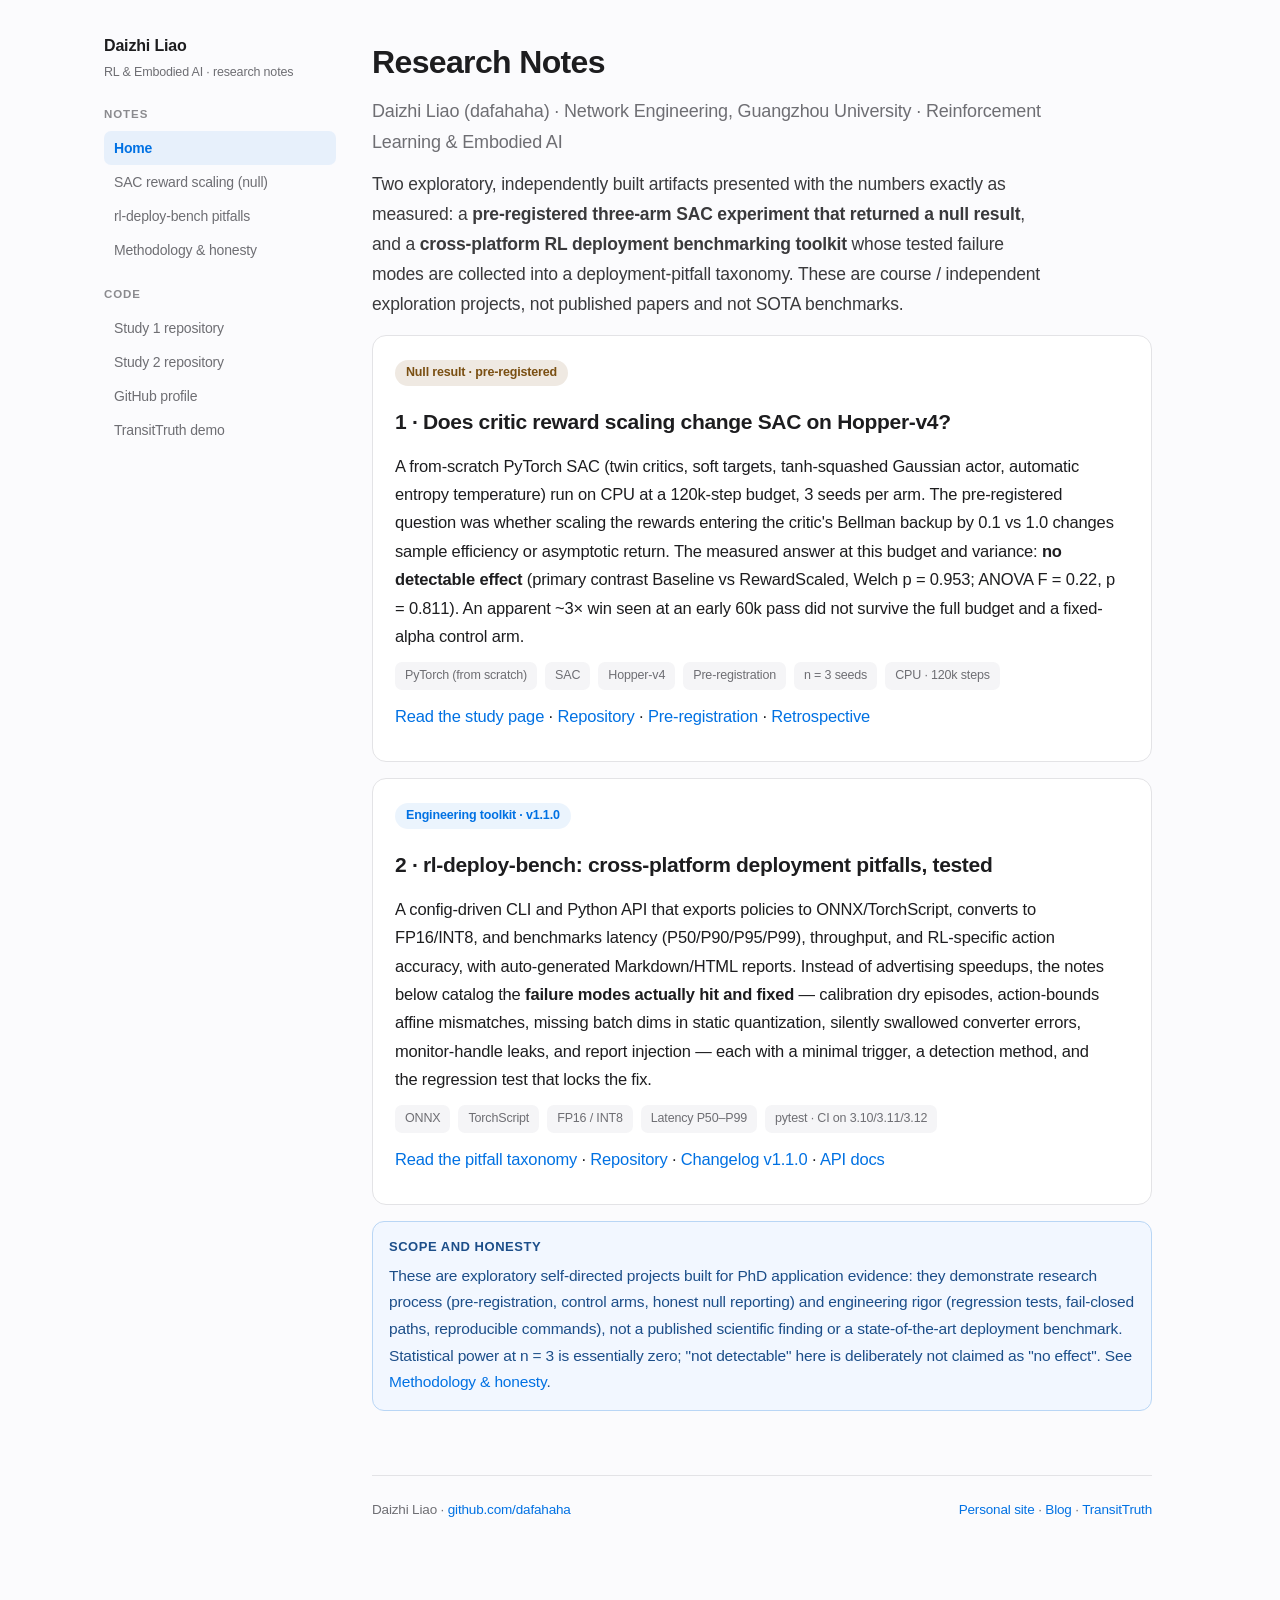
<file: docs/index.html>
<!DOCTYPE html>
<html lang="en">
<head>
<meta charset="utf-8">
<meta name="viewport" content="width=device-width, initial-scale=1">
<title>Daizhi Liao — RL &amp; Embodied AI Research Notes</title>
<meta name="description" content="Honest exploratory research notes by Daizhi Liao (dafahaha): a pre-registered SAC reward-scaling null result on Hopper-v4, and a cross-platform RL deployment benchmarking toolkit with a tested pitfall taxonomy.">
<link rel="stylesheet" href="assets/style.css">
</head>
<body>
<div class="layout">

<aside class="sidebar">
  <a class="brand" href="index.html">Daizhi Liao<small>RL &amp; Embodied AI · research notes</small></a>
  <nav>
    <div class="group">Notes</div>
    <a href="index.html" class="active">Home</a>
    <a href="sac-reward-scaling.html">SAC reward scaling (null)</a>
    <a href="deploy-bench.html">rl-deploy-bench pitfalls</a>
    <a href="methodology.html">Methodology &amp; honesty</a>
    <div class="group">Code</div>
    <a href="https://github.com/dafahaha/embodied-offpolicy-study" target="_blank" rel="noopener">Study 1 repository</a>
    <a href="https://github.com/dafahaha/rl-deploy-bench" target="_blank" rel="noopener">Study 2 repository</a>
    <a href="https://github.com/dafahaha" target="_blank" rel="noopener">GitHub profile</a>
    <a href="https://dafahaha.github.io/transit-truth/" target="_blank" rel="noopener">TransitTruth demo</a>
  </nav>
</aside>

<main class="content">

<header>
  <h1>Research Notes</h1>
  <p class="subtitle">Daizhi Liao (dafahaha) · Network Engineering, Guangzhou University · Reinforcement Learning &amp; Embodied AI</p>
  <p class="lead">
    Two exploratory, independently built artifacts presented with the numbers exactly as
    measured: a <strong>pre-registered three-arm SAC experiment that returned a null result</strong>,
    and a <strong>cross-platform RL deployment benchmarking toolkit</strong> whose tested failure
    modes are collected into a deployment-pitfall taxonomy. These are course / independent
    exploration projects, not published papers and not SOTA benchmarks.
  </p>
</header>

<section class="card" id="study1">
  <span class="pill null">Null result · pre-registered</span>
  <h2 style="margin-top:10px;">1 · Does critic reward scaling change SAC on Hopper-v4?</h2>
  <p>
    A from-scratch PyTorch SAC (twin critics, soft targets, tanh-squashed Gaussian actor,
    automatic entropy temperature) run on CPU at a 120k-step budget, 3 seeds per arm. The
    pre-registered question was whether scaling the rewards entering the critic's Bellman
    backup by 0.1 vs 1.0 changes sample efficiency or asymptotic return. The measured answer
    at this budget and variance: <strong>no detectable effect</strong> (primary contrast
    Baseline vs RewardScaled, Welch p = 0.953; ANOVA F = 0.22, p = 0.811). An apparent ~3&times;
    win seen at an early 60k pass did not survive the full budget and a fixed-alpha control arm.
  </p>
  <div class="chips">
    <span class="chip">PyTorch (from scratch)</span><span class="chip">SAC</span>
    <span class="chip">Hopper-v4</span><span class="chip">Pre-registration</span>
    <span class="chip">n = 3 seeds</span><span class="chip">CPU · 120k steps</span>
  </div>
  <p>
    <a href="sac-reward-scaling.html">Read the study page</a> ·
    <a href="https://github.com/dafahaha/embodied-offpolicy-study" target="_blank" rel="noopener">Repository</a> ·
    <a href="https://github.com/dafahaha/embodied-offpolicy-study/blob/main/PRE_REGISTRATION.md" target="_blank" rel="noopener">Pre-registration</a> ·
    <a href="https://github.com/dafahaha/embodied-offpolicy-study/blob/main/RESEARCH_RETRO.md" target="_blank" rel="noopener">Retrospective</a>
  </p>
</section>

<section class="card" id="study2">
  <span class="pill tool">Engineering toolkit · v1.1.0</span>
  <h2 style="margin-top:10px;">2 · rl-deploy-bench: cross-platform deployment pitfalls, tested</h2>
  <p>
    A config-driven CLI and Python API that exports policies to ONNX/TorchScript, converts to
    FP16/INT8, and benchmarks latency (P50/P90/P95/P99), throughput, and RL-specific action
    accuracy, with auto-generated Markdown/HTML reports. Instead of advertising speedups, the
    notes below catalog the <strong>failure modes actually hit and fixed</strong> — calibration
    dry episodes, action-bounds affine mismatches, missing batch dims in static quantization,
    silently swallowed converter errors, monitor-handle leaks, and report injection — each with
    a minimal trigger, a detection method, and the regression test that locks the fix.
  </p>
  <div class="chips">
    <span class="chip">ONNX</span><span class="chip">TorchScript</span>
    <span class="chip">FP16 / INT8</span><span class="chip">Latency P50–P99</span>
    <span class="chip">pytest · CI on 3.10/3.11/3.12</span>
  </div>
  <p>
    <a href="deploy-bench.html">Read the pitfall taxonomy</a> ·
    <a href="https://github.com/dafahaha/rl-deploy-bench" target="_blank" rel="noopener">Repository</a> ·
    <a href="https://github.com/dafahaha/rl-deploy-bench/blob/main/CHANGELOG.md" target="_blank" rel="noopener">Changelog v1.1.0</a> ·
    <a href="https://github.com/dafahaha/rl-deploy-bench/blob/main/API.md" target="_blank" rel="noopener">API docs</a>
  </p>
</section>

<div class="callout note">
  <span class="tag">Scope and honesty</span>
  These are exploratory self-directed projects built for PhD application evidence: they demonstrate
  research process (pre-registration, control arms, honest null reporting) and engineering rigor
  (regression tests, fail-closed paths, reproducible commands), not a published scientific finding
  or a state-of-the-art deployment benchmark. Statistical power at n = 3 is essentially zero;
  "not detectable" here is deliberately not claimed as "no effect". See
  <a href="methodology.html">Methodology &amp; honesty</a>.
</div>

<footer>
  <span>Daizhi Liao · <a href="https://github.com/dafahaha" target="_blank" rel="noopener">github.com/dafahaha</a></span>
  <span><a href="https://dafahaha.github.io/" target="_blank" rel="noopener">Personal site</a> ·
    <a href="https://dafahaha.github.io/blog/" target="_blank" rel="noopener">Blog</a> ·
    <a href="https://github.com/dafahaha/transit-truth" target="_blank" rel="noopener">TransitTruth</a></span>
</footer>

</main>
</div>
</body>
</html>
</file>
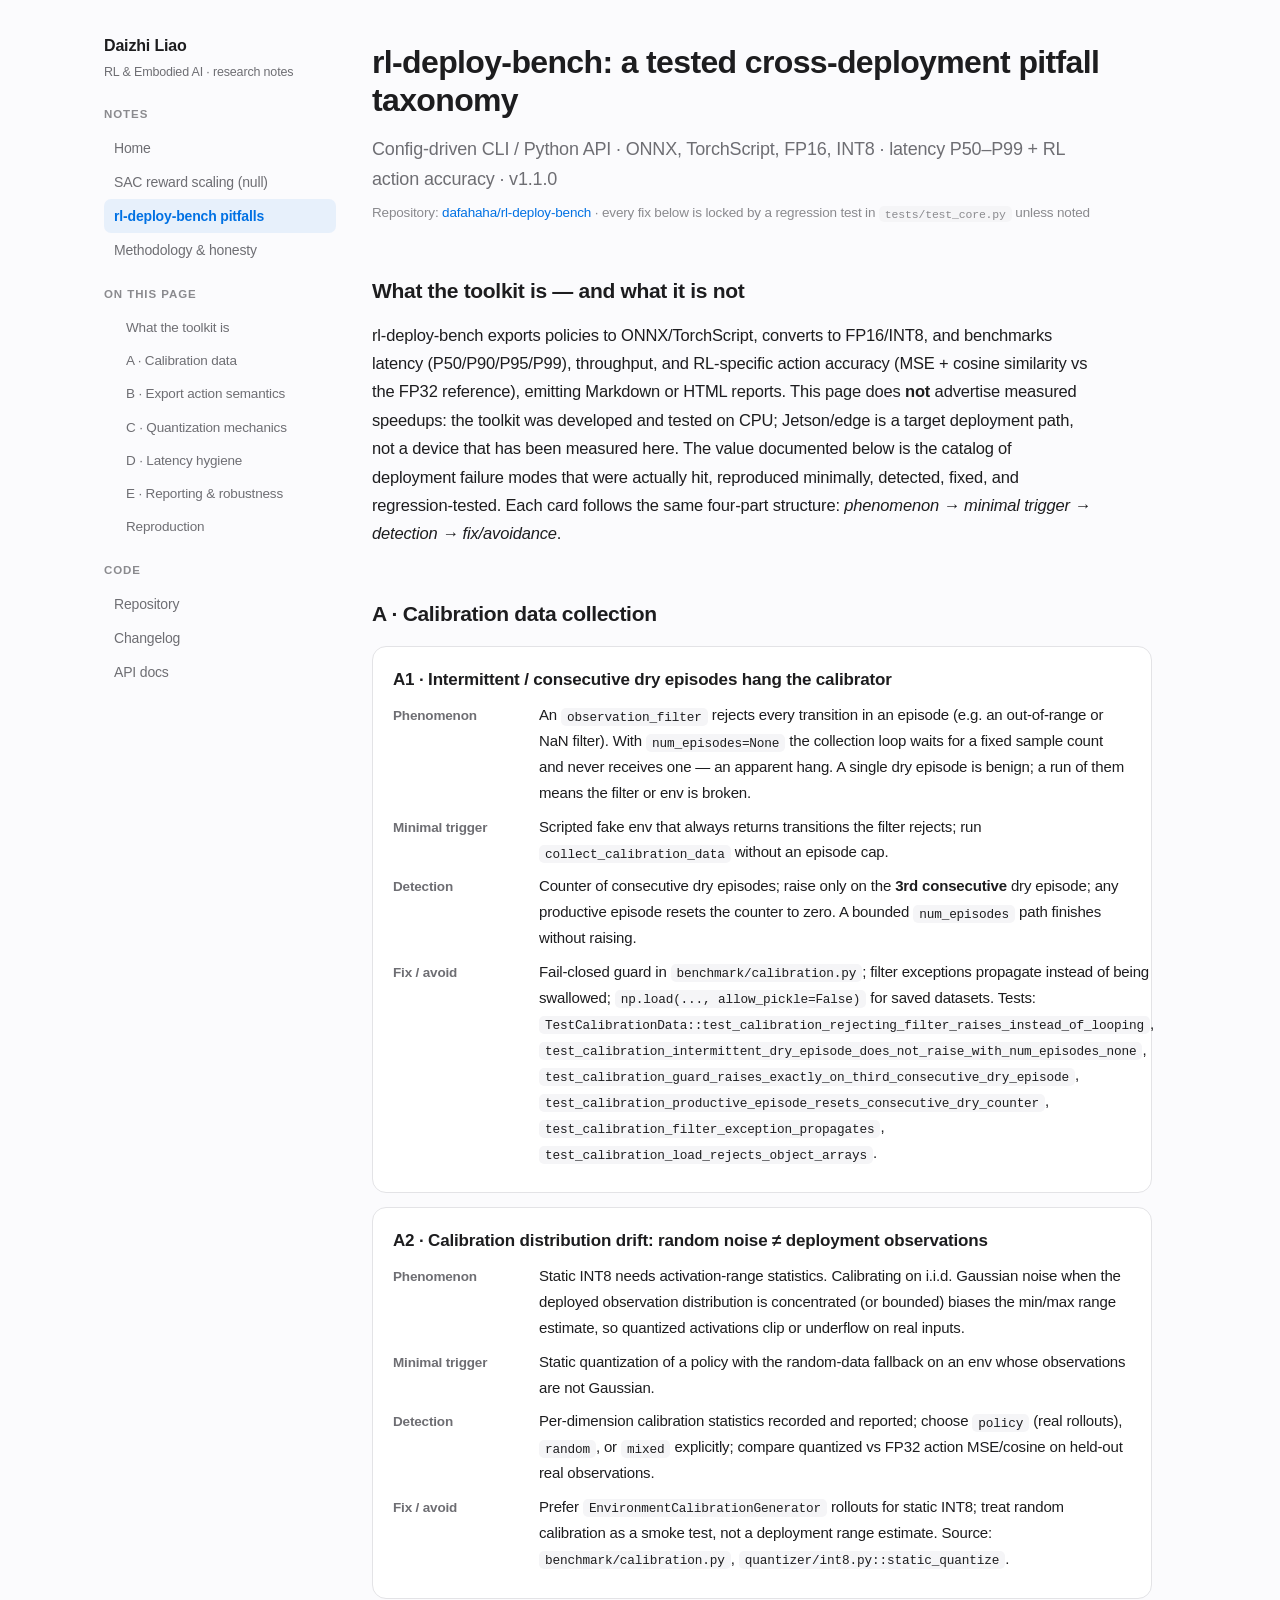
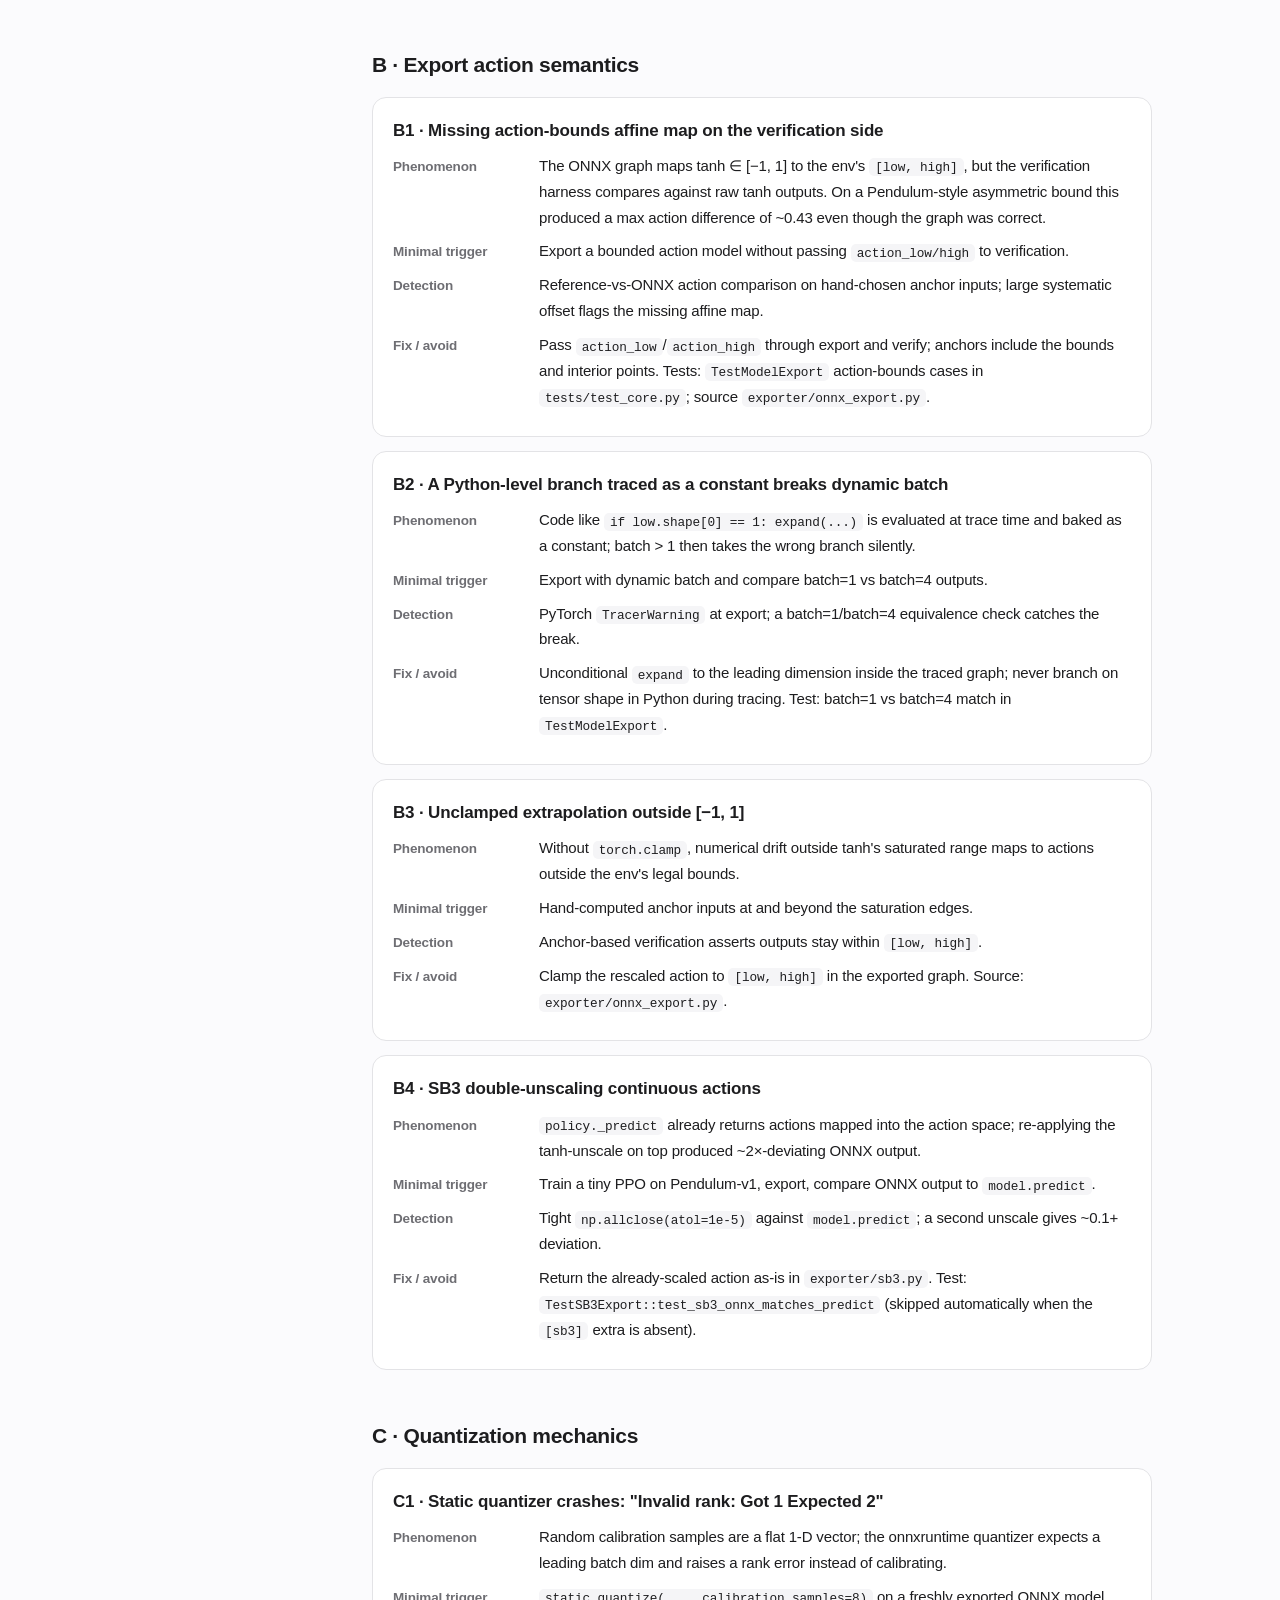
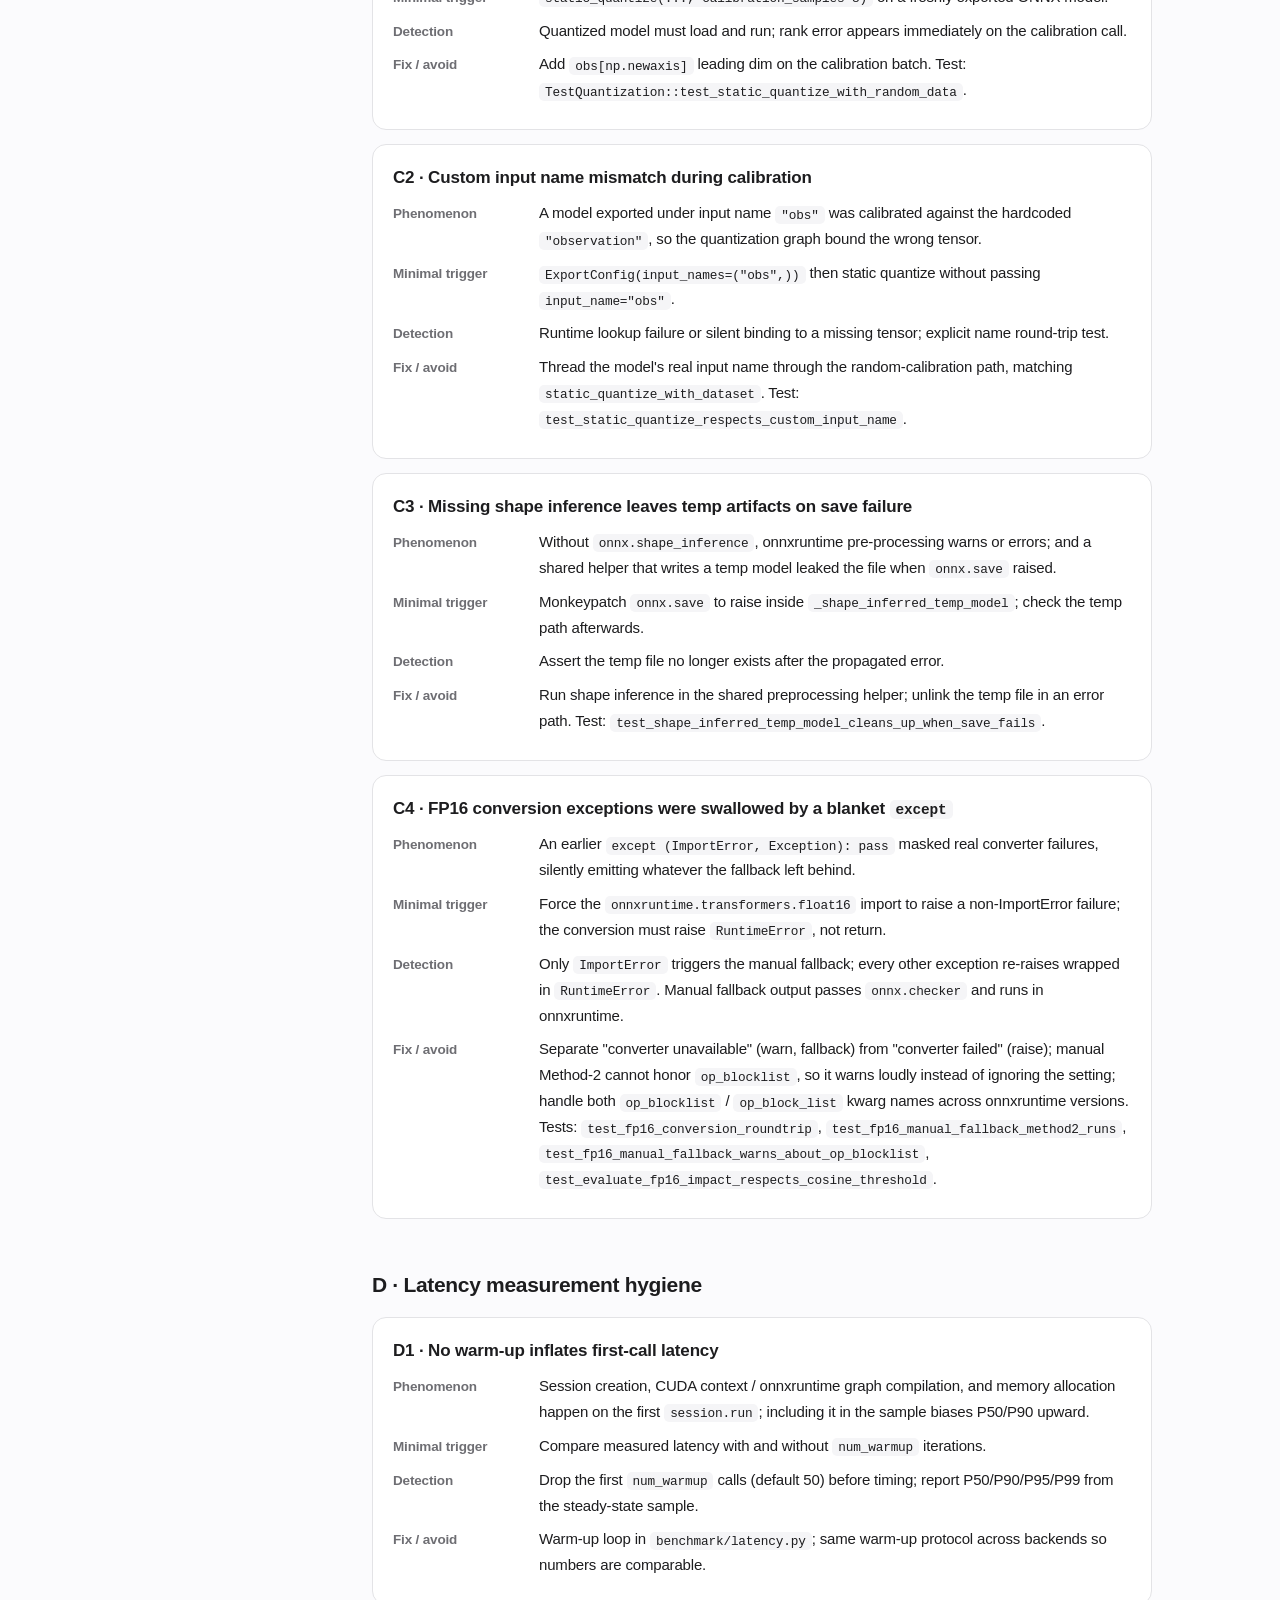
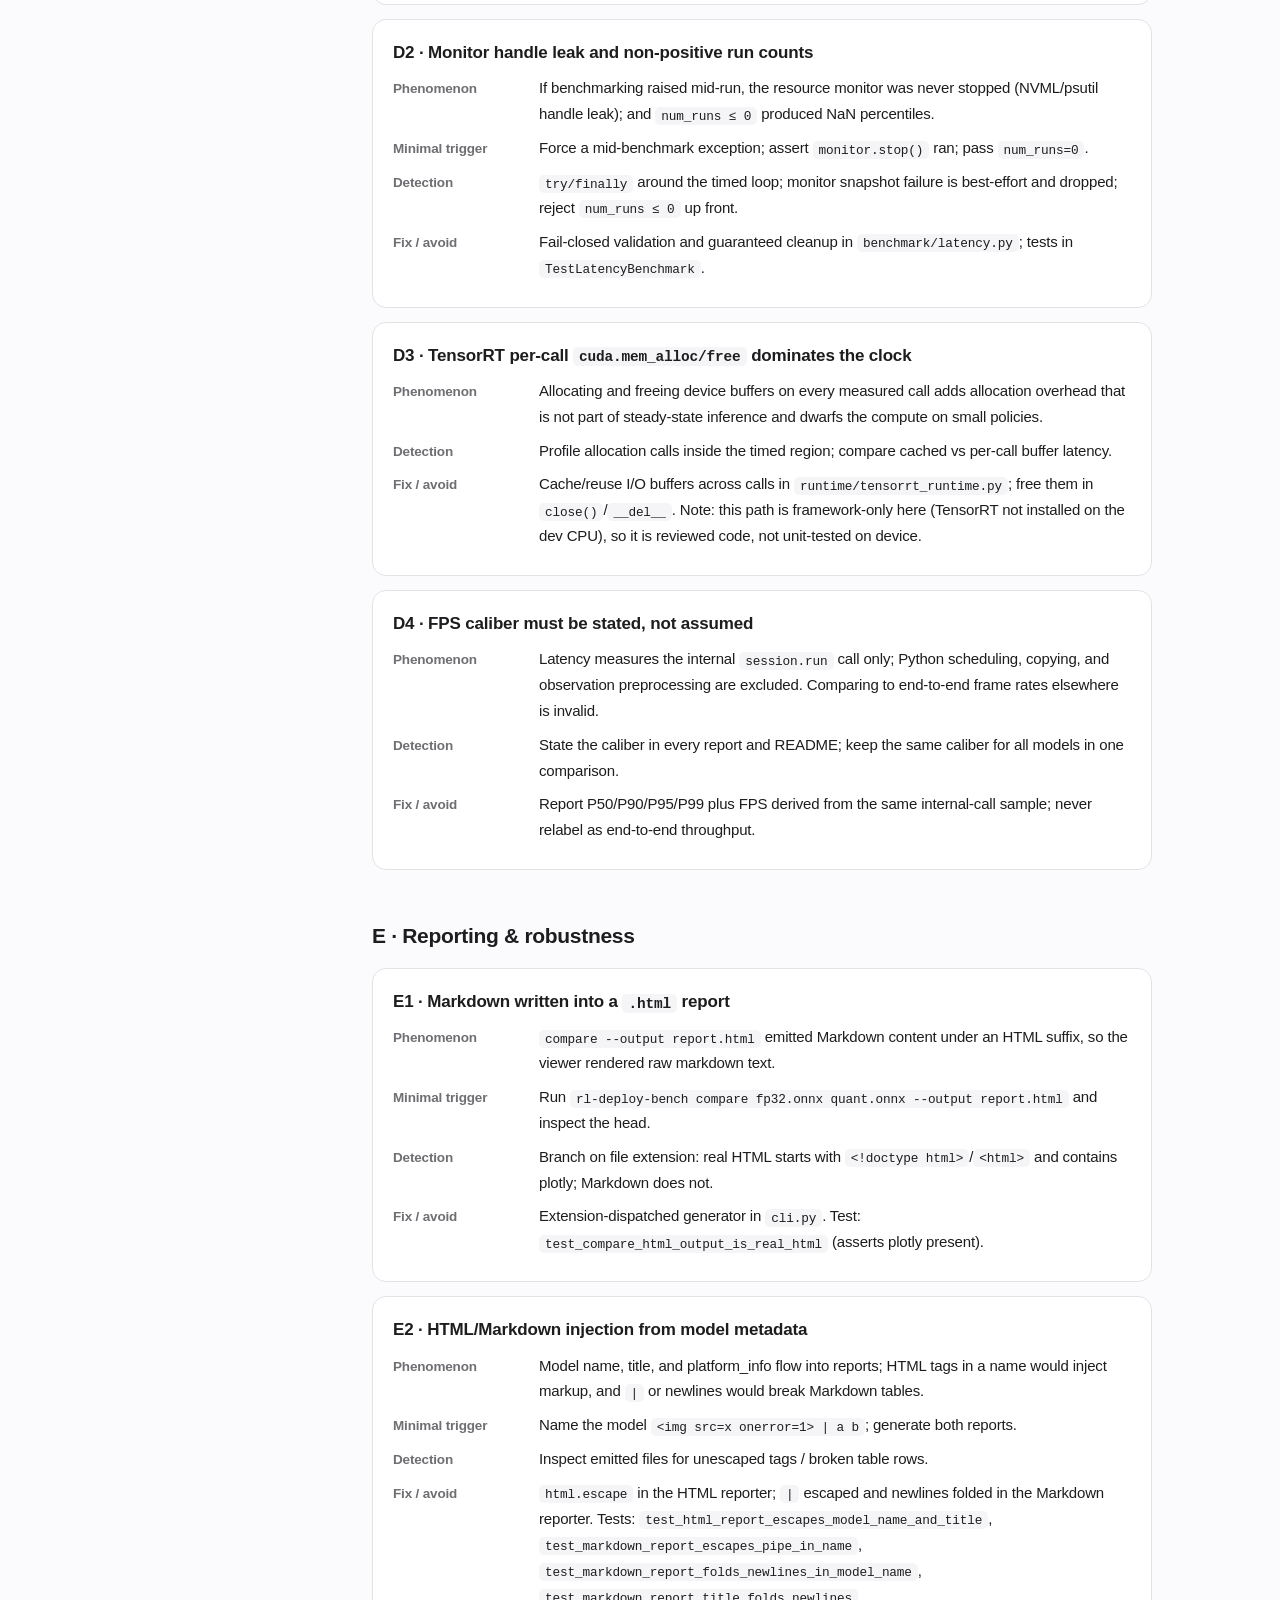
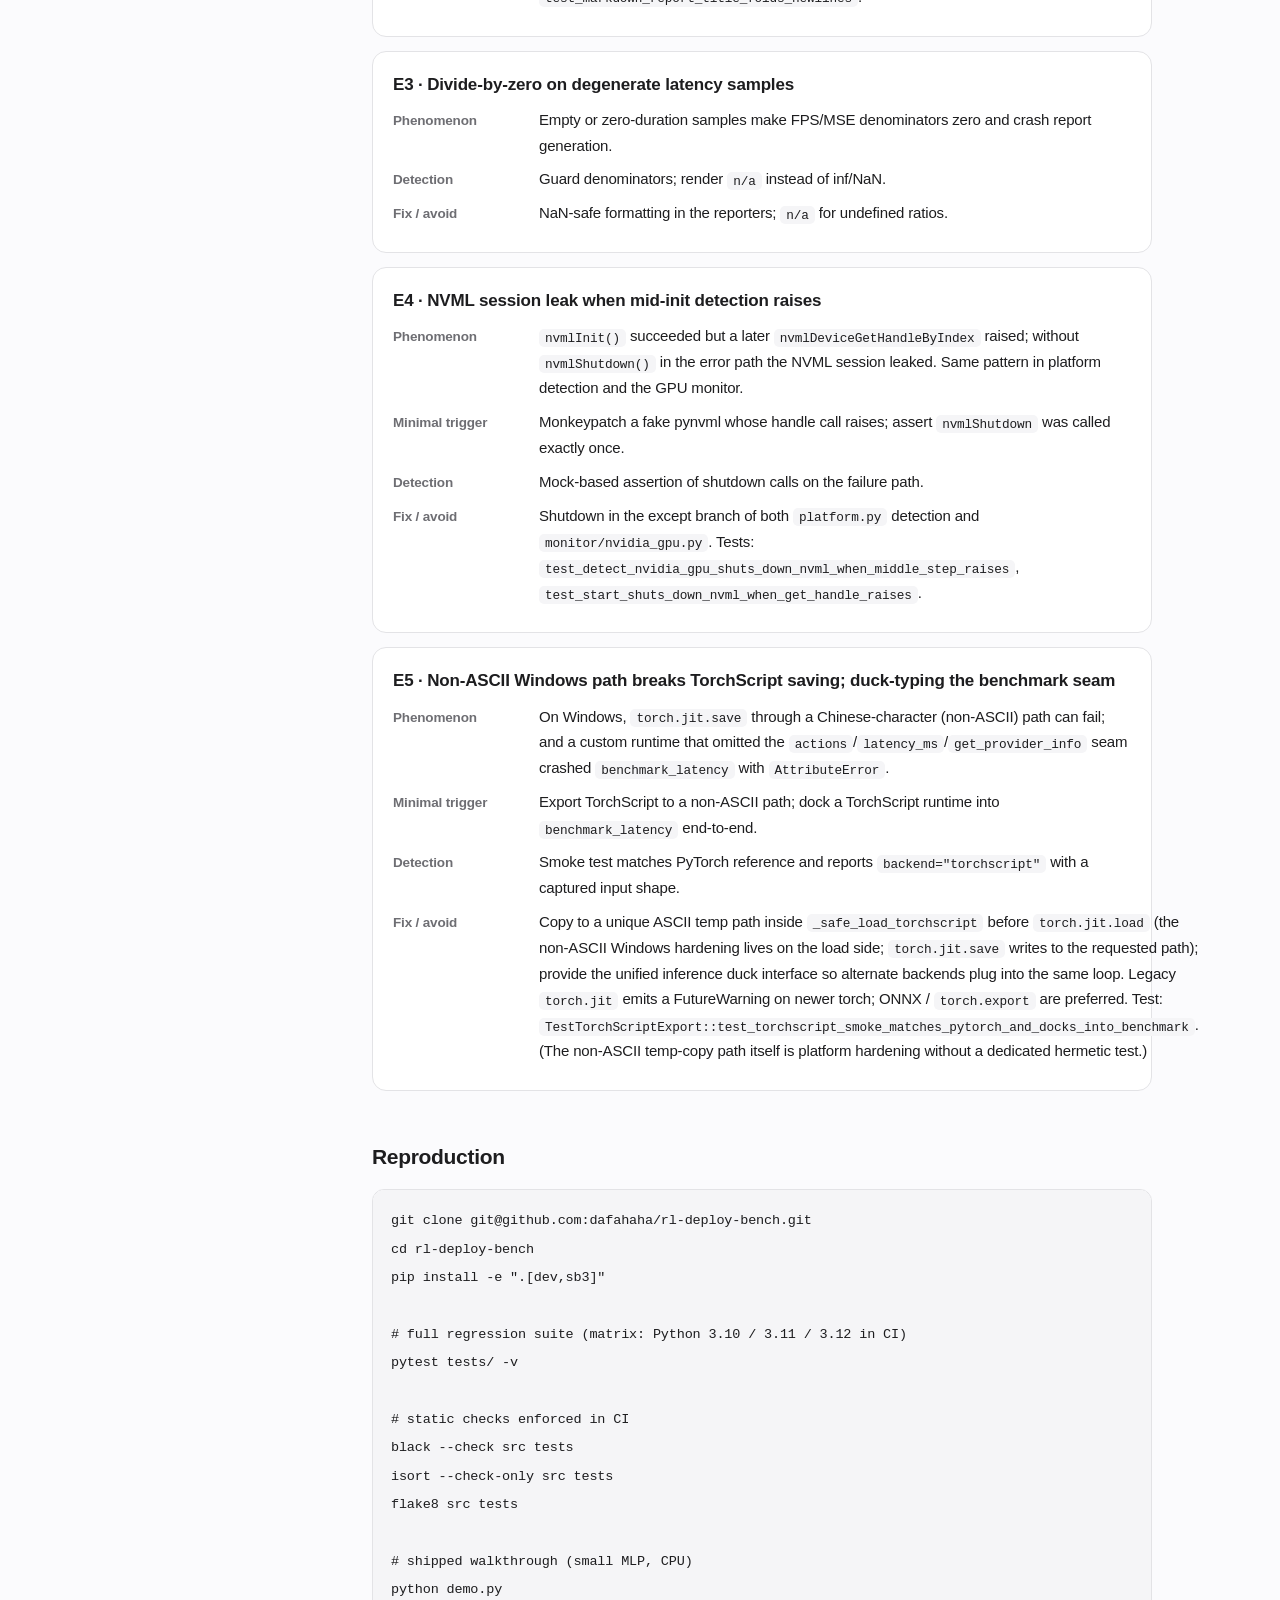
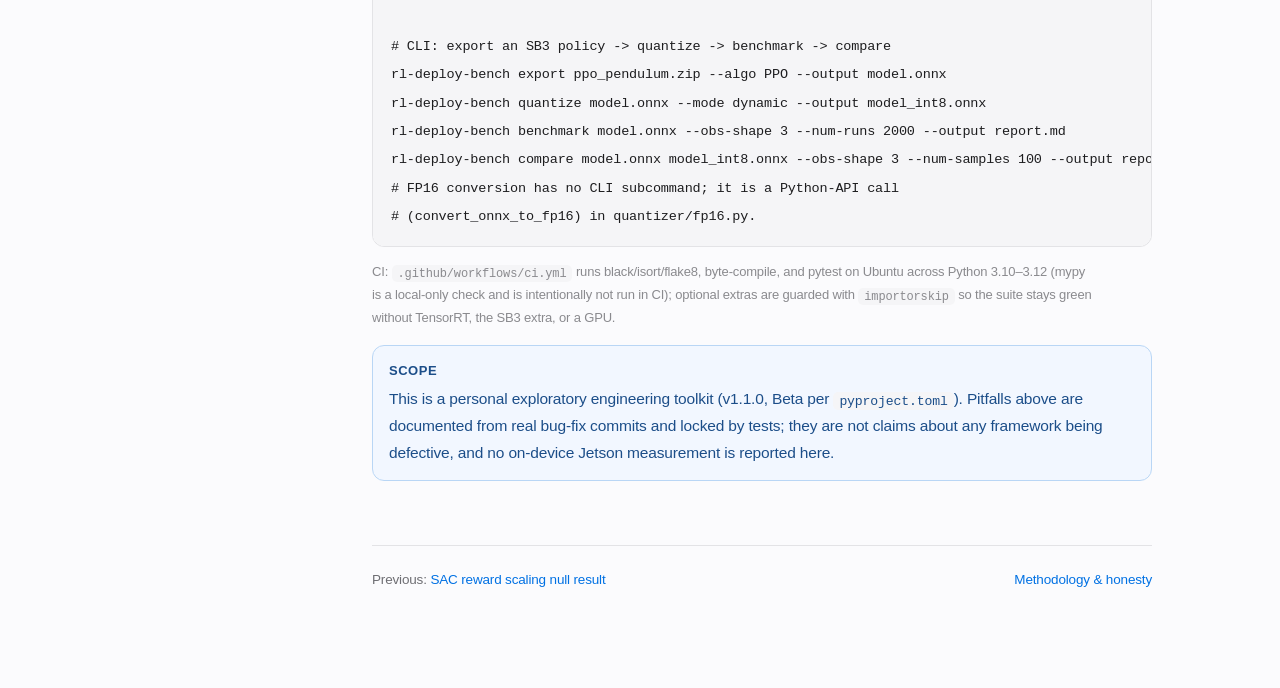
<file: docs/deploy-bench.html>
<!DOCTYPE html>
<html lang="en">
<head>
<meta charset="utf-8">
<meta name="viewport" content="width=device-width, initial-scale=1">
<title>rl-deploy-bench: a tested cross-deployment pitfall taxonomy · Daizhi Liao</title>
<meta name="description" content="Pitfall taxonomy from rl-deploy-bench v1.1.0: calibration dry episodes, action-bounds affine mismatch, static-quantization rank errors, swallowed FP16 exceptions, monitor leaks, report injection — each with phenomenon, minimal trigger, detection, fix, and the regression test that locks it.">
<link rel="stylesheet" href="assets/style.css">
</head>
<body>
<div class="layout">

<aside class="sidebar">
  <a class="brand" href="index.html">Daizhi Liao<small>RL &amp; Embodied AI · research notes</small></a>
  <nav>
    <div class="group">Notes</div>
    <a href="index.html">Home</a>
    <a href="sac-reward-scaling.html">SAC reward scaling (null)</a>
    <a href="deploy-bench.html" class="active">rl-deploy-bench pitfalls</a>
    <a href="methodology.html">Methodology &amp; honesty</a>
    <div class="group">On this page</div>
    <a href="#what" class="sub">What the toolkit is</a>
    <a href="#calibration" class="sub">A · Calibration data</a>
    <a href="#export" class="sub">B · Export action semantics</a>
    <a href="#quant" class="sub">C · Quantization mechanics</a>
    <a href="#latency" class="sub">D · Latency hygiene</a>
    <a href="#report" class="sub">E · Reporting &amp; robustness</a>
    <a href="#repro" class="sub">Reproduction</a>
    <div class="group">Code</div>
    <a href="https://github.com/dafahaha/rl-deploy-bench" target="_blank" rel="noopener">Repository</a>
    <a href="https://github.com/dafahaha/rl-deploy-bench/blob/main/CHANGELOG.md" target="_blank" rel="noopener">Changelog</a>
    <a href="https://github.com/dafahaha/rl-deploy-bench/blob/main/API.md" target="_blank" rel="noopener">API docs</a>
  </nav>
</aside>

<main class="content">

<header>
  <h1>rl-deploy-bench: a tested cross-deployment pitfall taxonomy</h1>
  <p class="subtitle">Config-driven CLI / Python API · ONNX, TorchScript, FP16, INT8 · latency P50–P99 + RL action accuracy · v1.1.0</p>
  <p class="meta">Repository: <a href="https://github.com/dafahaha/rl-deploy-bench" target="_blank" rel="noopener">dafahaha/rl-deploy-bench</a> · every fix below is locked by a regression test in <code>tests/test_core.py</code> unless noted</p>
</header>

<section id="what" class="toc-anchor">
<h2>What the toolkit is — and what it is not</h2>
<p>
  rl-deploy-bench exports policies to ONNX/TorchScript, converts to FP16/INT8, and benchmarks
  latency (P50/P90/P95/P99), throughput, and RL-specific action accuracy (MSE + cosine similarity
  vs the FP32 reference), emitting Markdown or HTML reports. This page does <strong>not</strong>
  advertise measured speedups: the toolkit was developed and tested on CPU; Jetson/edge is a target
  deployment path, not a device that has been measured here. The value documented below is the
  catalog of deployment failure modes that were actually hit, reproduced minimally, detected, fixed,
  and regression-tested. Each card follows the same four-part structure: <em>phenomenon → minimal
  trigger → detection → fix/avoidance</em>.
</p>
</section>

<h2 id="calibration" class="toc-anchor">A · Calibration data collection</h2>

<div class="pitfall">
  <h3>A1 · Intermittent / consecutive dry episodes hang the calibrator</h3>
  <div class="row"><b>Phenomenon</b><div>An <code>observation_filter</code> rejects every transition in an episode (e.g. an out-of-range or NaN filter). With <code>num_episodes=None</code> the collection loop waits for a fixed sample count and never receives one — an apparent hang. A single dry episode is benign; a run of them means the filter or env is broken.</div></div>
  <div class="row"><b>Minimal trigger</b><div>Scripted fake env that always returns transitions the filter rejects; run <code>collect_calibration_data</code> without an episode cap.</div></div>
  <div class="row"><b>Detection</b><div>Counter of consecutive dry episodes; raise only on the <strong>3rd consecutive</strong> dry episode; any productive episode resets the counter to zero. A bounded <code>num_episodes</code> path finishes without raising.</div></div>
  <div class="row"><b>Fix / avoid</b><div>Fail-closed guard in <code>benchmark/calibration.py</code>; filter exceptions propagate instead of being swallowed; <code>np.load(..., allow_pickle=False)</code> for saved datasets. Tests: <code>TestCalibrationData::test_calibration_rejecting_filter_raises_instead_of_looping</code>, <code>test_calibration_intermittent_dry_episode_does_not_raise_with_num_episodes_none</code>, <code>test_calibration_guard_raises_exactly_on_third_consecutive_dry_episode</code>, <code>test_calibration_productive_episode_resets_consecutive_dry_counter</code>, <code>test_calibration_filter_exception_propagates</code>, <code>test_calibration_load_rejects_object_arrays</code>.</div></div>
</div>

<div class="pitfall">
  <h3>A2 · Calibration distribution drift: random noise ≠ deployment observations</h3>
  <div class="row"><b>Phenomenon</b><div>Static INT8 needs activation-range statistics. Calibrating on i.i.d. Gaussian noise when the deployed observation distribution is concentrated (or bounded) biases the min/max range estimate, so quantized activations clip or underflow on real inputs.</div></div>
  <div class="row"><b>Minimal trigger</b><div>Static quantization of a policy with the random-data fallback on an env whose observations are not Gaussian.</div></div>
  <div class="row"><b>Detection</b><div>Per-dimension calibration statistics recorded and reported; choose <code>policy</code> (real rollouts), <code>random</code>, or <code>mixed</code> explicitly; compare quantized vs FP32 action MSE/cosine on held-out real observations.</div></div>
  <div class="row"><b>Fix / avoid</b><div>Prefer <code>EnvironmentCalibrationGenerator</code> rollouts for static INT8; treat random calibration as a smoke test, not a deployment range estimate. Source: <code>benchmark/calibration.py</code>, <code>quantizer/int8.py::static_quantize</code>.</div></div>
</div>

<h2 id="export" class="toc-anchor">B · Export action semantics</h2>

<div class="pitfall">
  <h3>B1 · Missing action-bounds affine map on the verification side</h3>
  <div class="row"><b>Phenomenon</b><div>The ONNX graph maps tanh ∈ [−1, 1] to the env's <code>[low, high]</code>, but the verification harness compares against raw tanh outputs. On a Pendulum-style asymmetric bound this produced a max action difference of ~0.43 even though the graph was correct.</div></div>
  <div class="row"><b>Minimal trigger</b><div>Export a bounded action model without passing <code>action_low/high</code> to verification.</div></div>
  <div class="row"><b>Detection</b><div>Reference-vs-ONNX action comparison on hand-chosen anchor inputs; large systematic offset flags the missing affine map.</div></div>
  <div class="row"><b>Fix / avoid</b><div>Pass <code>action_low</code>/<code>action_high</code> through export and verify; anchors include the bounds and interior points. Tests: <code>TestModelExport</code> action-bounds cases in <code>tests/test_core.py</code>; source <code>exporter/onnx_export.py</code>.</div></div>
</div>

<div class="pitfall">
  <h3>B2 · A Python-level branch traced as a constant breaks dynamic batch</h3>
  <div class="row"><b>Phenomenon</b><div>Code like <code>if low.shape[0] == 1: expand(...)</code> is evaluated at trace time and baked as a constant; batch > 1 then takes the wrong branch silently.</div></div>
  <div class="row"><b>Minimal trigger</b><div>Export with dynamic batch and compare batch=1 vs batch=4 outputs.</div></div>
  <div class="row"><b>Detection</b><div>PyTorch <code>TracerWarning</code> at export; a batch=1/batch=4 equivalence check catches the break.</div></div>
  <div class="row"><b>Fix / avoid</b><div>Unconditional <code>expand</code> to the leading dimension inside the traced graph; never branch on tensor shape in Python during tracing. Test: batch=1 vs batch=4 match in <code>TestModelExport</code>.</div></div>
</div>

<div class="pitfall">
  <h3>B3 · Unclamped extrapolation outside [−1, 1]</h3>
  <div class="row"><b>Phenomenon</b><div>Without <code>torch.clamp</code>, numerical drift outside tanh's saturated range maps to actions outside the env's legal bounds.</div></div>
  <div class="row"><b>Minimal trigger</b><div>Hand-computed anchor inputs at and beyond the saturation edges.</div></div>
  <div class="row"><b>Detection</b><div>Anchor-based verification asserts outputs stay within <code>[low, high]</code>.</div></div>
  <div class="row"><b>Fix / avoid</b><div>Clamp the rescaled action to <code>[low, high]</code> in the exported graph. Source: <code>exporter/onnx_export.py</code>.</div></div>
</div>

<div class="pitfall">
  <h3>B4 · SB3 double-unscaling continuous actions</h3>
  <div class="row"><b>Phenomenon</b><div><code>policy._predict</code> already returns actions mapped into the action space; re-applying the tanh-unscale on top produced ~2×-deviating ONNX output.</div></div>
  <div class="row"><b>Minimal trigger</b><div>Train a tiny PPO on Pendulum-v1, export, compare ONNX output to <code>model.predict</code>.</div></div>
  <div class="row"><b>Detection</b><div>Tight <code>np.allclose(atol=1e-5)</code> against <code>model.predict</code>; a second unscale gives ~0.1+ deviation.</div></div>
  <div class="row"><b>Fix / avoid</b><div>Return the already-scaled action as-is in <code>exporter/sb3.py</code>. Test: <code>TestSB3Export::test_sb3_onnx_matches_predict</code> (skipped automatically when the <code>[sb3]</code> extra is absent).</div></div>
</div>

<h2 id="quant" class="toc-anchor">C · Quantization mechanics</h2>

<div class="pitfall">
  <h3>C1 · Static quantizer crashes: "Invalid rank: Got 1 Expected 2"</h3>
  <div class="row"><b>Phenomenon</b><div>Random calibration samples are a flat 1-D vector; the onnxruntime quantizer expects a leading batch dim and raises a rank error instead of calibrating.</div></div>
  <div class="row"><b>Minimal trigger</b><div><code>static_quantize(..., calibration_samples=8)</code> on a freshly exported ONNX model.</div></div>
  <div class="row"><b>Detection</b><div>Quantized model must load and run; rank error appears immediately on the calibration call.</div></div>
  <div class="row"><b>Fix / avoid</b><div>Add <code>obs[np.newaxis]</code> leading dim on the calibration batch. Test: <code>TestQuantization::test_static_quantize_with_random_data</code>.</div></div>
</div>

<div class="pitfall">
  <h3>C2 · Custom input name mismatch during calibration</h3>
  <div class="row"><b>Phenomenon</b><div>A model exported under input name <code>"obs"</code> was calibrated against the hardcoded <code>"observation"</code>, so the quantization graph bound the wrong tensor.</div></div>
  <div class="row"><b>Minimal trigger</b><div><code>ExportConfig(input_names=("obs",))</code> then static quantize without passing <code>input_name="obs"</code>.</div></div>
  <div class="row"><b>Detection</b><div>Runtime lookup failure or silent binding to a missing tensor; explicit name round-trip test.</div></div>
  <div class="row"><b>Fix / avoid</b><div>Thread the model's real input name through the random-calibration path, matching <code>static_quantize_with_dataset</code>. Test: <code>test_static_quantize_respects_custom_input_name</code>.</div></div>
</div>

<div class="pitfall">
  <h3>C3 · Missing shape inference leaves temp artifacts on save failure</h3>
  <div class="row"><b>Phenomenon</b><div>Without <code>onnx.shape_inference</code>, onnxruntime pre-processing warns or errors; and a shared helper that writes a temp model leaked the file when <code>onnx.save</code> raised.</div></div>
  <div class="row"><b>Minimal trigger</b><div>Monkeypatch <code>onnx.save</code> to raise inside <code>_shape_inferred_temp_model</code>; check the temp path afterwards.</div></div>
  <div class="row"><b>Detection</b><div>Assert the temp file no longer exists after the propagated error.</div></div>
  <div class="row"><b>Fix / avoid</b><div>Run shape inference in the shared preprocessing helper; unlink the temp file in an error path. Test: <code>test_shape_inferred_temp_model_cleans_up_when_save_fails</code>.</div></div>
</div>

<div class="pitfall">
  <h3>C4 · FP16 conversion exceptions were swallowed by a blanket <code>except</code></h3>
  <div class="row"><b>Phenomenon</b><div>An earlier <code>except (ImportError, Exception): pass</code> masked real converter failures, silently emitting whatever the fallback left behind.</div></div>
  <div class="row"><b>Minimal trigger</b><div>Force the <code>onnxruntime.transformers.float16</code> import to raise a non-ImportError failure; the conversion must raise <code>RuntimeError</code>, not return.</div></div>
  <div class="row"><b>Detection</b><div>Only <code>ImportError</code> triggers the manual fallback; every other exception re-raises wrapped in <code>RuntimeError</code>. Manual fallback output passes <code>onnx.checker</code> and runs in onnxruntime.</div></div>
  <div class="row"><b>Fix / avoid</b><div>Separate "converter unavailable" (warn, fallback) from "converter failed" (raise); manual Method-2 cannot honor <code>op_blocklist</code>, so it warns loudly instead of ignoring the setting; handle both <code>op_blocklist</code> / <code>op_block_list</code> kwarg names across onnxruntime versions. Tests: <code>test_fp16_conversion_roundtrip</code>, <code>test_fp16_manual_fallback_method2_runs</code>, <code>test_fp16_manual_fallback_warns_about_op_blocklist</code>, <code>test_evaluate_fp16_impact_respects_cosine_threshold</code>.</div></div>
</div>

<h2 id="latency" class="toc-anchor">D · Latency measurement hygiene</h2>

<div class="pitfall">
  <h3>D1 · No warm-up inflates first-call latency</h3>
  <div class="row"><b>Phenomenon</b><div>Session creation, CUDA context / onnxruntime graph compilation, and memory allocation happen on the first <code>session.run</code>; including it in the sample biases P50/P90 upward.</div></div>
  <div class="row"><b>Minimal trigger</b><div>Compare measured latency with and without <code>num_warmup</code> iterations.</div></div>
  <div class="row"><b>Detection</b><div>Drop the first <code>num_warmup</code> calls (default 50) before timing; report P50/P90/P95/P99 from the steady-state sample.</div></div>
  <div class="row"><b>Fix / avoid</b><div>Warm-up loop in <code>benchmark/latency.py</code>; same warm-up protocol across backends so numbers are comparable.</div></div>
</div>

<div class="pitfall">
  <h3>D2 · Monitor handle leak and non-positive run counts</h3>
  <div class="row"><b>Phenomenon</b><div>If benchmarking raised mid-run, the resource monitor was never stopped (NVML/psutil handle leak); and <code>num_runs ≤ 0</code> produced NaN percentiles.</div></div>
  <div class="row"><b>Minimal trigger</b><div>Force a mid-benchmark exception; assert <code>monitor.stop()</code> ran; pass <code>num_runs=0</code>.</div></div>
  <div class="row"><b>Detection</b><div><code>try/finally</code> around the timed loop; monitor snapshot failure is best-effort and dropped; reject <code>num_runs ≤ 0</code> up front.</div></div>
  <div class="row"><b>Fix / avoid</b><div>Fail-closed validation and guaranteed cleanup in <code>benchmark/latency.py</code>; tests in <code>TestLatencyBenchmark</code>.</div></div>
</div>

<div class="pitfall">
  <h3>D3 · TensorRT per-call <code>cuda.mem_alloc/free</code> dominates the clock</h3>
  <div class="row"><b>Phenomenon</b><div>Allocating and freeing device buffers on every measured call adds allocation overhead that is not part of steady-state inference and dwarfs the compute on small policies.</div></div>
  <div class="row"><b>Detection</b><div>Profile allocation calls inside the timed region; compare cached vs per-call buffer latency.</div></div>
  <div class="row"><b>Fix / avoid</b><div>Cache/reuse I/O buffers across calls in <code>runtime/tensorrt_runtime.py</code>; free them in <code>close()</code>/<code>__del__</code>. Note: this path is framework-only here (TensorRT not installed on the dev CPU), so it is reviewed code, not unit-tested on device.</div></div>
</div>

<div class="pitfall">
  <h3>D4 · FPS caliber must be stated, not assumed</h3>
  <div class="row"><b>Phenomenon</b><div>Latency measures the internal <code>session.run</code> call only; Python scheduling, copying, and observation preprocessing are excluded. Comparing to end-to-end frame rates elsewhere is invalid.</div></div>
  <div class="row"><b>Detection</b><div>State the caliber in every report and README; keep the same caliber for all models in one comparison.</div></div>
  <div class="row"><b>Fix / avoid</b><div>Report P50/P90/P95/P99 plus FPS derived from the same internal-call sample; never relabel as end-to-end throughput.</div></div>
</div>

<h2 id="report" class="toc-anchor">E · Reporting &amp; robustness</h2>

<div class="pitfall">
  <h3>E1 · Markdown written into a <code>.html</code> report</h3>
  <div class="row"><b>Phenomenon</b><div><code>compare --output report.html</code> emitted Markdown content under an HTML suffix, so the viewer rendered raw markdown text.</div></div>
  <div class="row"><b>Minimal trigger</b><div>Run <code>rl-deploy-bench compare fp32.onnx quant.onnx --output report.html</code> and inspect the head.</div></div>
  <div class="row"><b>Detection</b><div>Branch on file extension: real HTML starts with <code>&lt;!doctype html&gt;</code>/<code>&lt;html&gt;</code> and contains plotly; Markdown does not.</div></div>
  <div class="row"><b>Fix / avoid</b><div>Extension-dispatched generator in <code>cli.py</code>. Test: <code>test_compare_html_output_is_real_html</code> (asserts plotly present).</div></div>
</div>

<div class="pitfall">
  <h3>E2 · HTML/Markdown injection from model metadata</h3>
  <div class="row"><b>Phenomenon</b><div>Model name, title, and platform_info flow into reports; HTML tags in a name would inject markup, and <code>|</code> or newlines would break Markdown tables.</div></div>
  <div class="row"><b>Minimal trigger</b><div>Name the model <code>&lt;img src=x onerror=1&gt; | a
b</code>; generate both reports.</div></div>
  <div class="row"><b>Detection</b><div>Inspect emitted files for unescaped tags / broken table rows.</div></div>
  <div class="row"><b>Fix / avoid</b><div><code>html.escape</code> in the HTML reporter; <code>|</code> escaped and newlines folded in the Markdown reporter. Tests: <code>test_html_report_escapes_model_name_and_title</code>, <code>test_markdown_report_escapes_pipe_in_name</code>, <code>test_markdown_report_folds_newlines_in_model_name</code>, <code>test_markdown_report_title_folds_newlines</code>.</div></div>
</div>

<div class="pitfall">
  <h3>E3 · Divide-by-zero on degenerate latency samples</h3>
  <div class="row"><b>Phenomenon</b><div>Empty or zero-duration samples make FPS/MSE denominators zero and crash report generation.</div></div>
  <div class="row"><b>Detection</b><div>Guard denominators; render <code>n/a</code> instead of inf/NaN.</div></div>
  <div class="row"><b>Fix / avoid</b><div>NaN-safe formatting in the reporters; <code>n/a</code> for undefined ratios.</div></div>
</div>

<div class="pitfall">
  <h3>E4 · NVML session leak when mid-init detection raises</h3>
  <div class="row"><b>Phenomenon</b><div><code>nvmlInit()</code> succeeded but a later <code>nvmlDeviceGetHandleByIndex</code> raised; without <code>nvmlShutdown()</code> in the error path the NVML session leaked. Same pattern in platform detection and the GPU monitor.</div></div>
  <div class="row"><b>Minimal trigger</b><div>Monkeypatch a fake pynvml whose handle call raises; assert <code>nvmlShutdown</code> was called exactly once.</div></div>
  <div class="row"><b>Detection</b><div>Mock-based assertion of shutdown calls on the failure path.</div></div>
  <div class="row"><b>Fix / avoid</b><div>Shutdown in the except branch of both <code>platform.py</code> detection and <code>monitor/nvidia_gpu.py</code>. Tests: <code>test_detect_nvidia_gpu_shuts_down_nvml_when_middle_step_raises</code>, <code>test_start_shuts_down_nvml_when_get_handle_raises</code>.</div></div>
</div>

<div class="pitfall">
  <h3>E5 · Non-ASCII Windows path breaks TorchScript saving; duck-typing the benchmark seam</h3>
  <div class="row"><b>Phenomenon</b><div>On Windows, <code>torch.jit.save</code> through a Chinese-character (non-ASCII) path can fail; and a custom runtime that omitted the <code>actions</code>/<code>latency_ms</code>/<code>get_provider_info</code> seam crashed <code>benchmark_latency</code> with <code>AttributeError</code>.</div></div>
  <div class="row"><b>Minimal trigger</b><div>Export TorchScript to a non-ASCII path; dock a TorchScript runtime into <code>benchmark_latency</code> end-to-end.</div></div>
  <div class="row"><b>Detection</b><div>Smoke test matches PyTorch reference and reports <code>backend="torchscript"</code> with a captured input shape.</div></div>
  <div class="row"><b>Fix / avoid</b><div>Copy to a unique ASCII temp path inside <code>_safe_load_torchscript</code> before <code>torch.jit.load</code> (the non-ASCII Windows hardening lives on the load side; <code>torch.jit.save</code> writes to the requested path); provide the unified inference duck interface so alternate backends plug into the same loop. Legacy <code>torch.jit</code> emits a FutureWarning on newer torch; ONNX / <code>torch.export</code> are preferred. Test: <code>TestTorchScriptExport::test_torchscript_smoke_matches_pytorch_and_docks_into_benchmark</code>. (The non-ASCII temp-copy path itself is platform hardening without a dedicated hermetic test.)</div></div>
</div>

<h2 id="repro" class="toc-anchor">Reproduction</h2>
<pre><code>git clone git@github.com:dafahaha/rl-deploy-bench.git
cd rl-deploy-bench
pip install -e ".[dev,sb3]"

# full regression suite (matrix: Python 3.10 / 3.11 / 3.12 in CI)
pytest tests/ -v

# static checks enforced in CI
black --check src tests
isort --check-only src tests
flake8 src tests

# shipped walkthrough (small MLP, CPU)
python demo.py

# CLI: export an SB3 policy -&gt; quantize -&gt; benchmark -&gt; compare
rl-deploy-bench export ppo_pendulum.zip --algo PPO --output model.onnx
rl-deploy-bench quantize model.onnx --mode dynamic --output model_int8.onnx
rl-deploy-bench benchmark model.onnx --obs-shape 3 --num-runs 2000 --output report.md
rl-deploy-bench compare model.onnx model_int8.onnx --obs-shape 3 --num-samples 100 --output report.html
# FP16 conversion has no CLI subcommand; it is a Python-API call
# (convert_onnx_to_fp16) in quantizer/fp16.py.</code></pre>
<p class="src">
  CI: <code>.github/workflows/ci.yml</code> runs black/isort/flake8, byte-compile, and pytest on
  Ubuntu across Python 3.10–3.12 (mypy is a local-only check and is intentionally not run in CI);
  optional extras are guarded with <code>importorskip</code> so the suite stays green without
  TensorRT, the SB3 extra, or a GPU.
</p>

<div class="callout note">
  <span class="tag">Scope</span>
  This is a personal exploratory engineering toolkit (v1.1.0, Beta per <code>pyproject.toml</code>).
  Pitfalls above are documented from real bug-fix commits and locked by tests; they are not claims
  about any framework being defective, and no on-device Jetson measurement is reported here.
</div>

<footer>
  <span>Previous: <a href="sac-reward-scaling.html">SAC reward scaling null result</a></span>
  <span><a href="methodology.html">Methodology &amp; honesty</a></span>
</footer>

</main>
</div>
</body>
</html>
</file>
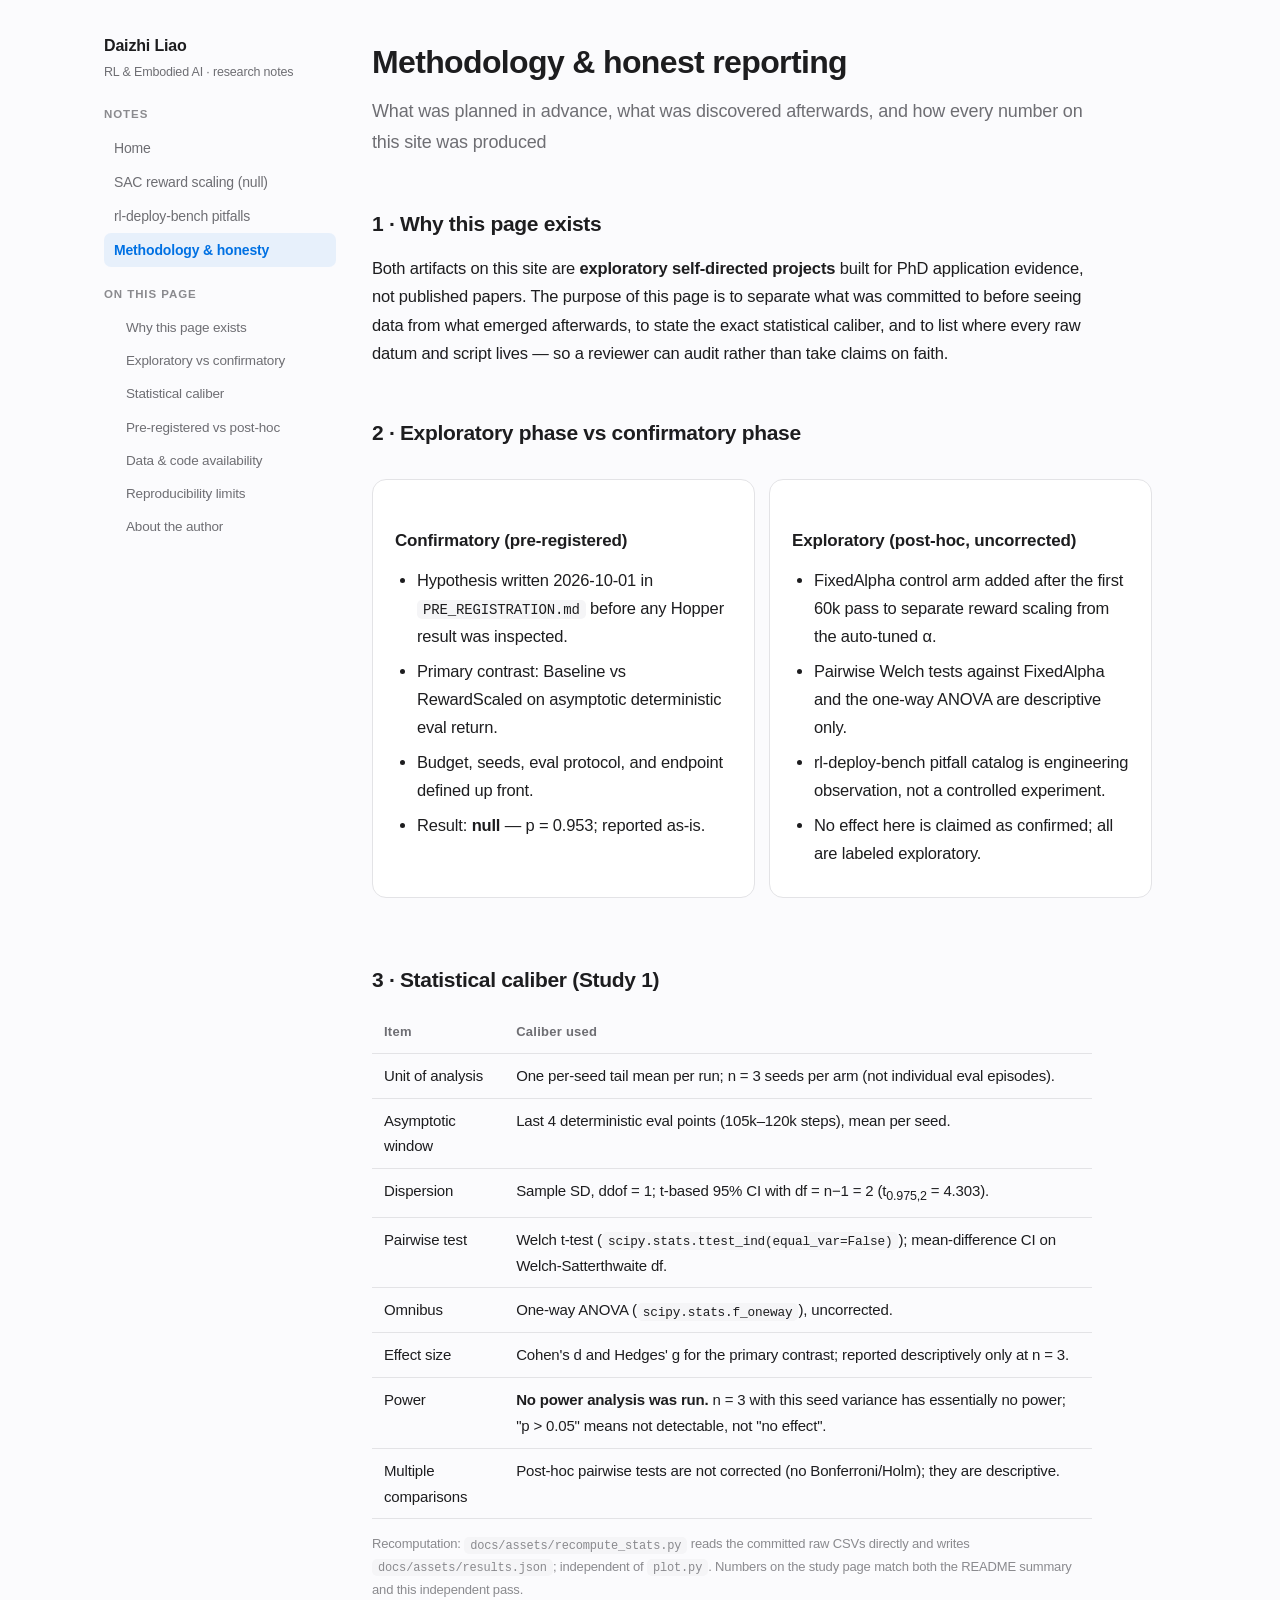
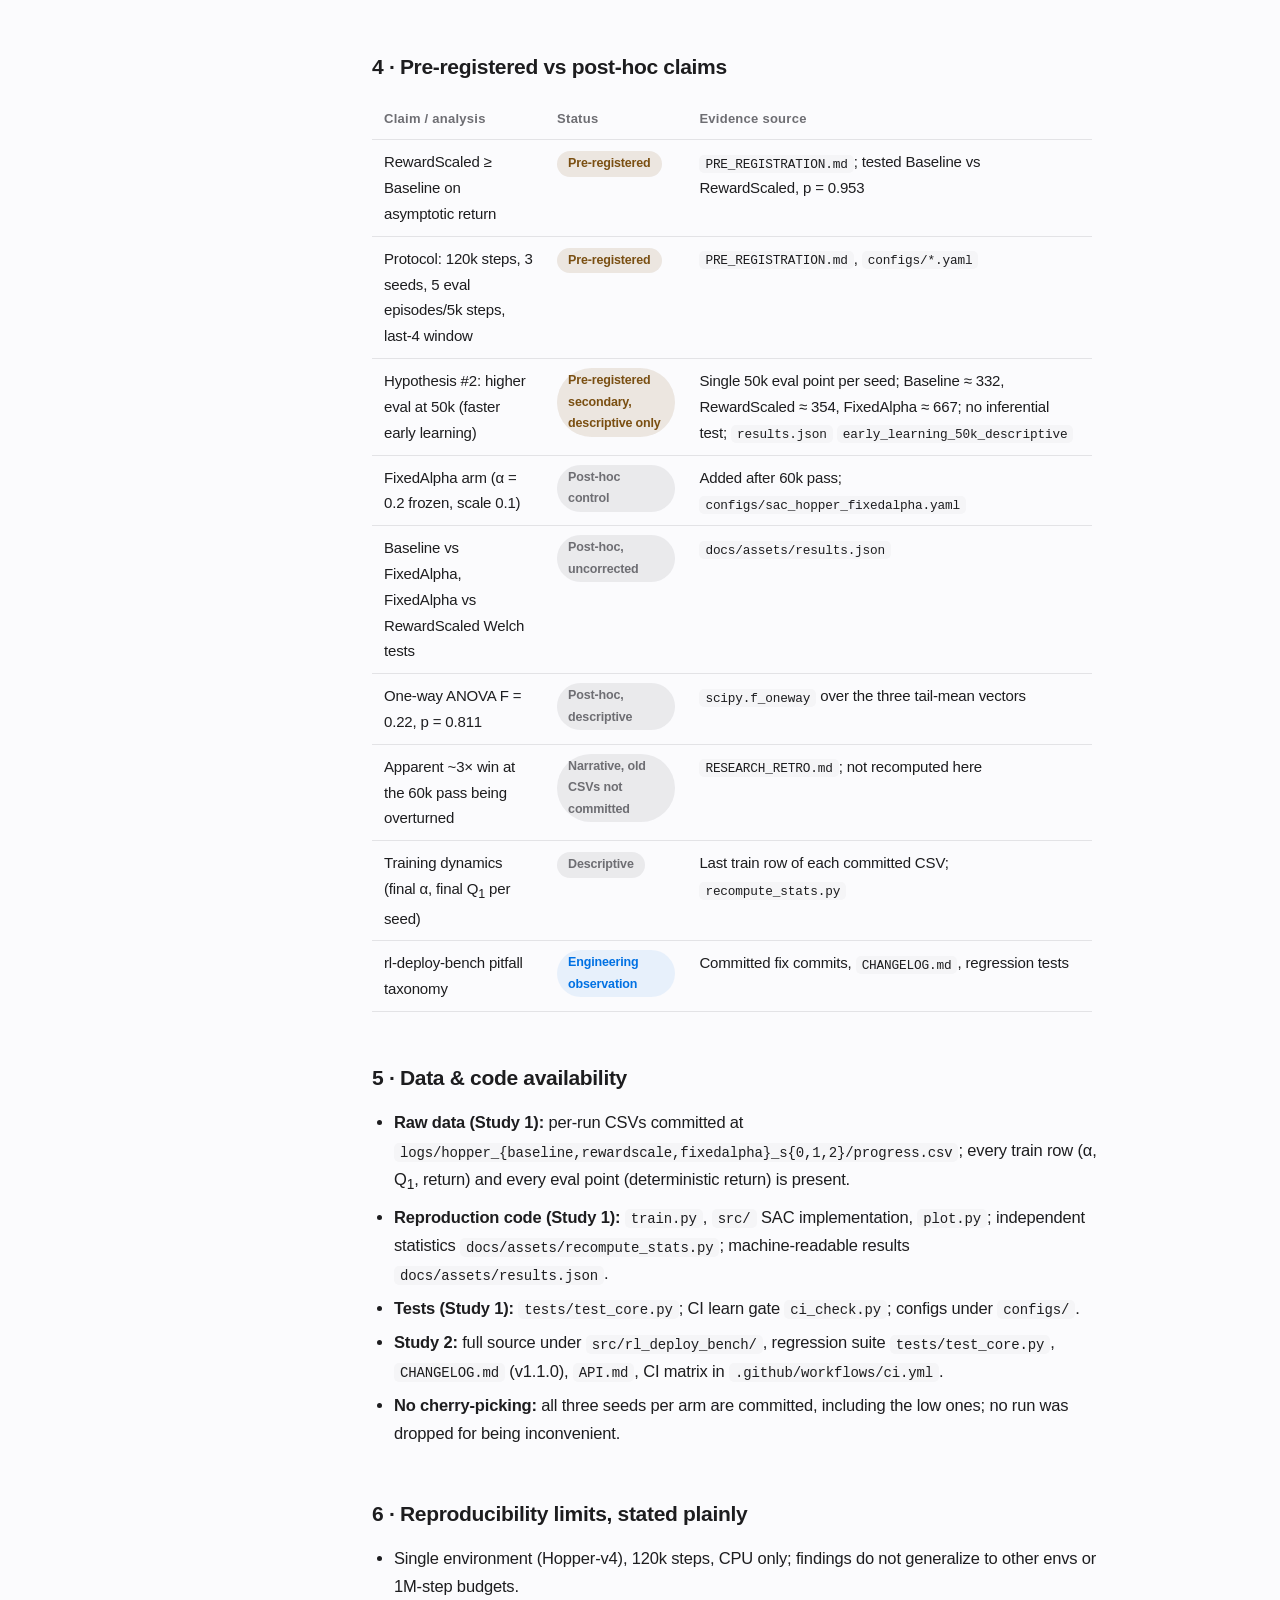
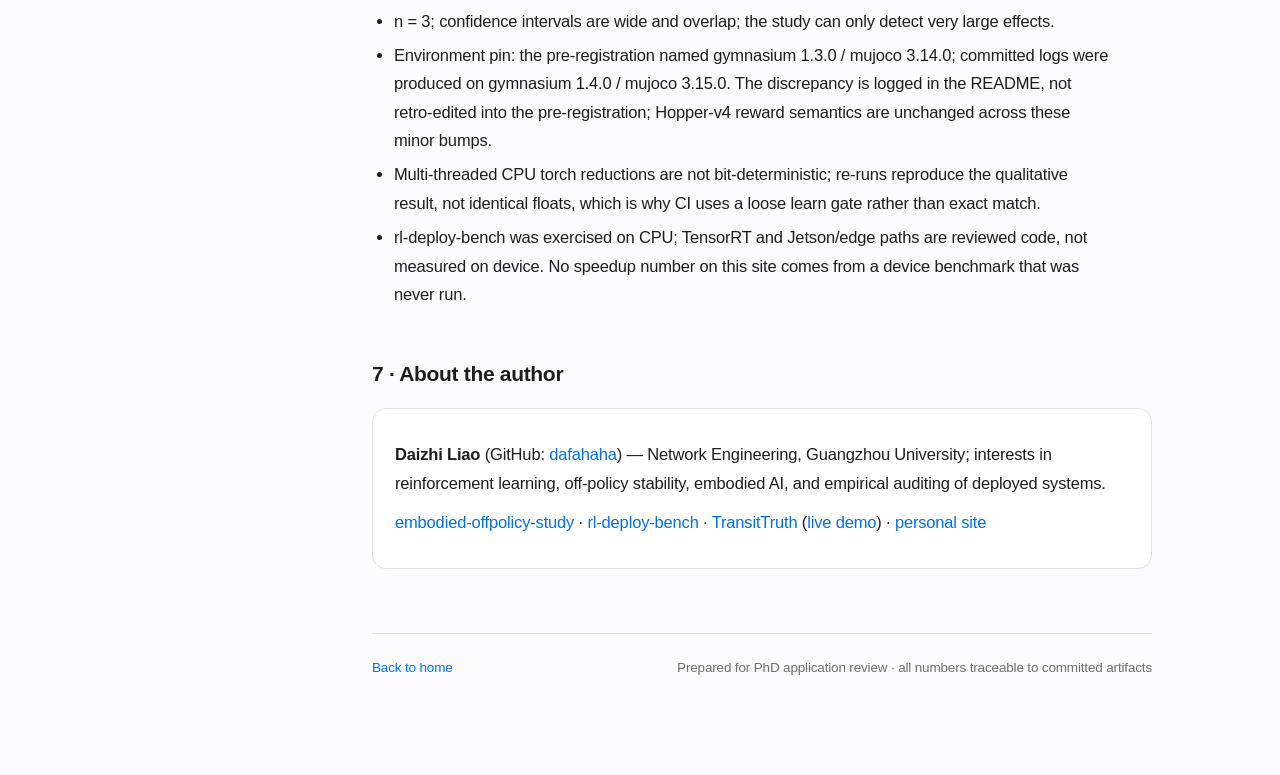
<file: docs/methodology.html>
<!DOCTYPE html>
<html lang="en">
<head>
<meta charset="utf-8">
<meta name="viewport" content="width=device-width, initial-scale=1">
<title>Methodology &amp; honest reporting · Daizhi Liao</title>
<meta name="description" content="Exploratory vs confirmatory distinction, statistical caliber, pre-registered vs post-hoc claims, and data/code availability for the two notes on this site.">
<link rel="stylesheet" href="assets/style.css">
</head>
<body>
<div class="layout">

<aside class="sidebar">
  <a class="brand" href="index.html">Daizhi Liao<small>RL &amp; Embodied AI · research notes</small></a>
  <nav>
    <div class="group">Notes</div>
    <a href="index.html">Home</a>
    <a href="sac-reward-scaling.html">SAC reward scaling (null)</a>
    <a href="deploy-bench.html">rl-deploy-bench pitfalls</a>
    <a href="methodology.html" class="active">Methodology &amp; honesty</a>
    <div class="group">On this page</div>
    <a href="#why" class="sub">Why this page exists</a>
    <a href="#exploratory" class="sub">Exploratory vs confirmatory</a>
    <a href="#caliber" class="sub">Statistical caliber</a>
    <a href="#prepost" class="sub">Pre-registered vs post-hoc</a>
    <a href="#availability" class="sub">Data &amp; code availability</a>
    <a href="#limits" class="sub">Reproducibility limits</a>
    <a href="#about" class="sub">About the author</a>
  </nav>
</aside>

<main class="content">

<header>
  <h1>Methodology &amp; honest reporting</h1>
  <p class="subtitle">What was planned in advance, what was discovered afterwards, and how every number on this site was produced</p>
</header>

<h2 id="why" class="toc-anchor">1 · Why this page exists</h2>
<p>
  Both artifacts on this site are <strong>exploratory self-directed projects</strong> built for PhD
  application evidence, not published papers. The purpose of this page is to separate what was
  committed to before seeing data from what emerged afterwards, to state the exact statistical
  caliber, and to list where every raw datum and script lives — so a reviewer can audit rather than
  take claims on faith.
</p>

<h2 id="exploratory" class="toc-anchor">2 · Exploratory phase vs confirmatory phase</h2>
<div class="grid2">
  <div class="card">
    <h3>Confirmatory (pre-registered)</h3>
    <ul>
      <li>Hypothesis written 2026-10-01 in <code>PRE_REGISTRATION.md</code> before any Hopper result was inspected.</li>
      <li>Primary contrast: Baseline vs RewardScaled on asymptotic deterministic eval return.</li>
      <li>Budget, seeds, eval protocol, and endpoint defined up front.</li>
      <li>Result: <strong>null</strong> — p = 0.953; reported as-is.</li>
    </ul>
  </div>
  <div class="card">
    <h3>Exploratory (post-hoc, uncorrected)</h3>
    <ul>
      <li>FixedAlpha control arm added after the first 60k pass to separate reward scaling from the auto-tuned α.</li>
      <li>Pairwise Welch tests against FixedAlpha and the one-way ANOVA are descriptive only.</li>
      <li>rl-deploy-bench pitfall catalog is engineering observation, not a controlled experiment.</li>
      <li>No effect here is claimed as confirmed; all are labeled exploratory.</li>
    </ul>
  </div>
</div>

<h2 id="caliber" class="toc-anchor">3 · Statistical caliber (Study 1)</h2>
<table>
  <thead><tr><th>Item</th><th>Caliber used</th></tr></thead>
  <tbody>
    <tr><td>Unit of analysis</td><td>One per-seed tail mean per run; n = 3 seeds per arm (not individual eval episodes).</td></tr>
    <tr><td>Asymptotic window</td><td>Last 4 deterministic eval points (105k–120k steps), mean per seed.</td></tr>
    <tr><td>Dispersion</td><td>Sample SD, ddof = 1; t-based 95% CI with df = n−1 = 2 (t<sub>0.975,2</sub> = 4.303).</td></tr>
    <tr><td>Pairwise test</td><td>Welch t-test (<code>scipy.stats.ttest_ind(equal_var=False)</code>); mean-difference CI on Welch-Satterthwaite df.</td></tr>
    <tr><td>Omnibus</td><td>One-way ANOVA (<code>scipy.stats.f_oneway</code>), uncorrected.</td></tr>
    <tr><td>Effect size</td><td>Cohen's d and Hedges' g for the primary contrast; reported descriptively only at n = 3.</td></tr>
    <tr><td>Power</td><td><strong>No power analysis was run.</strong> n = 3 with this seed variance has essentially no power; "p &gt; 0.05" means not detectable, not "no effect".</td></tr>
    <tr><td>Multiple comparisons</td><td>Post-hoc pairwise tests are not corrected (no Bonferroni/Holm); they are descriptive.</td></tr>
  </tbody>
</table>
<p class="src">
  Recomputation: <code>docs/assets/recompute_stats.py</code> reads the committed raw CSVs directly and
  writes <code>docs/assets/results.json</code>; independent of <code>plot.py</code>. Numbers on the
  study page match both the README summary and this independent pass.
</p>

<h2 id="prepost" class="toc-anchor">4 · Pre-registered vs post-hoc claims</h2>
<table>
  <thead><tr><th>Claim / analysis</th><th>Status</th><th>Evidence source</th></tr></thead>
  <tbody>
    <tr><td>RewardScaled ≥ Baseline on asymptotic return</td><td><span class="pill null">Pre-registered</span></td><td><code>PRE_REGISTRATION.md</code>; tested Baseline vs RewardScaled, p = 0.953</td></tr>
    <tr><td>Protocol: 120k steps, 3 seeds, 5 eval episodes/5k steps, last-4 window</td><td><span class="pill null">Pre-registered</span></td><td><code>PRE_REGISTRATION.md</code>, <code>configs/*.yaml</code></td></tr>
    <tr><td>Hypothesis #2: higher eval at 50k (faster early learning)</td><td><span class="pill null">Pre-registered secondary, descriptive only</span></td><td>Single 50k eval point per seed; Baseline ≈ 332, RewardScaled ≈ 354, FixedAlpha ≈ 667; no inferential test; <code>results.json</code> <code>early_learning_50k_descriptive</code></td></tr>
    <tr><td>FixedAlpha arm (α = 0.2 frozen, scale 0.1)</td><td><span class="pill explore">Post-hoc control</span></td><td>Added after 60k pass; <code>configs/sac_hopper_fixedalpha.yaml</code></td></tr>
    <tr><td>Baseline vs FixedAlpha, FixedAlpha vs RewardScaled Welch tests</td><td><span class="pill explore">Post-hoc, uncorrected</span></td><td><code>docs/assets/results.json</code></td></tr>
    <tr><td>One-way ANOVA F = 0.22, p = 0.811</td><td><span class="pill explore">Post-hoc, descriptive</span></td><td><code>scipy.f_oneway</code> over the three tail-mean vectors</td></tr>
    <tr><td>Apparent ~3× win at the 60k pass being overturned</td><td><span class="pill explore">Narrative, old CSVs not committed</span></td><td><code>RESEARCH_RETRO.md</code>; not recomputed here</td></tr>
    <tr><td>Training dynamics (final α, final Q<sub>1</sub> per seed)</td><td><span class="pill explore">Descriptive</span></td><td>Last train row of each committed CSV; <code>recompute_stats.py</code></td></tr>
    <tr><td>rl-deploy-bench pitfall taxonomy</td><td><span class="pill tool">Engineering observation</span></td><td>Committed fix commits, <code>CHANGELOG.md</code>, regression tests</td></tr>
  </tbody>
</table>

<h2 id="availability" class="toc-anchor">5 · Data &amp; code availability</h2>
<ul>
  <li><strong>Raw data (Study 1):</strong> per-run CSVs committed at <code>logs/hopper_{baseline,rewardscale,fixedalpha}_s{0,1,2}/progress.csv</code>; every train row (α, Q<sub>1</sub>, return) and every eval point (deterministic return) is present.</li>
  <li><strong>Reproduction code (Study 1):</strong> <code>train.py</code>, <code>src/</code> SAC implementation, <code>plot.py</code>; independent statistics <code>docs/assets/recompute_stats.py</code>; machine-readable results <code>docs/assets/results.json</code>.</li>
  <li><strong>Tests (Study 1):</strong> <code>tests/test_core.py</code>; CI learn gate <code>ci_check.py</code>; configs under <code>configs/</code>.</li>
  <li><strong>Study 2:</strong> full source under <code>src/rl_deploy_bench/</code>, regression suite <code>tests/test_core.py</code>, <code>CHANGELOG.md</code> (v1.1.0), <code>API.md</code>, CI matrix in <code>.github/workflows/ci.yml</code>.</li>
  <li><strong>No cherry-picking:</strong> all three seeds per arm are committed, including the low ones; no run was dropped for being inconvenient.</li>
</ul>

<h2 id="limits" class="toc-anchor">6 · Reproducibility limits, stated plainly</h2>
<ul>
  <li>Single environment (Hopper-v4), 120k steps, CPU only; findings do not generalize to other envs or 1M-step budgets.</li>
  <li>n = 3; confidence intervals are wide and overlap; the study can only detect very large effects.</li>
  <li>Environment pin: the pre-registration named gymnasium 1.3.0 / mujoco 3.14.0; committed logs were produced on gymnasium 1.4.0 / mujoco 3.15.0. The discrepancy is logged in the README, not retro-edited into the pre-registration; Hopper-v4 reward semantics are unchanged across these minor bumps.</li>
  <li>Multi-threaded CPU torch reductions are not bit-deterministic; re-runs reproduce the qualitative result, not identical floats, which is why CI uses a loose learn gate rather than exact match.</li>
  <li>rl-deploy-bench was exercised on CPU; TensorRT and Jetson/edge paths are reviewed code, not measured on device. No speedup number on this site comes from a device benchmark that was never run.</li>
</ul>

<h2 id="about" class="toc-anchor">7 · About the author</h2>
<div class="card">
  <p><strong>Daizhi Liao</strong> (GitHub: <a href="https://github.com/dafahaha" target="_blank" rel="noopener">dafahaha</a>) — Network Engineering, Guangzhou University; interests in reinforcement learning, off-policy stability, embodied AI, and empirical auditing of deployed systems.</p>
  <p>
    <a href="https://github.com/dafahaha/embodied-offpolicy-study" target="_blank" rel="noopener">embodied-offpolicy-study</a> ·
    <a href="https://github.com/dafahaha/rl-deploy-bench" target="_blank" rel="noopener">rl-deploy-bench</a> ·
    <a href="https://github.com/dafahaha/transit-truth" target="_blank" rel="noopener">TransitTruth</a>
    (<a href="https://dafahaha.github.io/transit-truth/" target="_blank" rel="noopener">live demo</a>) ·
    <a href="https://dafahaha.github.io/" target="_blank" rel="noopener">personal site</a>
  </p>
</div>

<footer>
  <span><a href="index.html">Back to home</a></span>
  <span>Prepared for PhD application review · all numbers traceable to committed artifacts</span>
</footer>

</main>
</div>
</body>
</html>
</file>
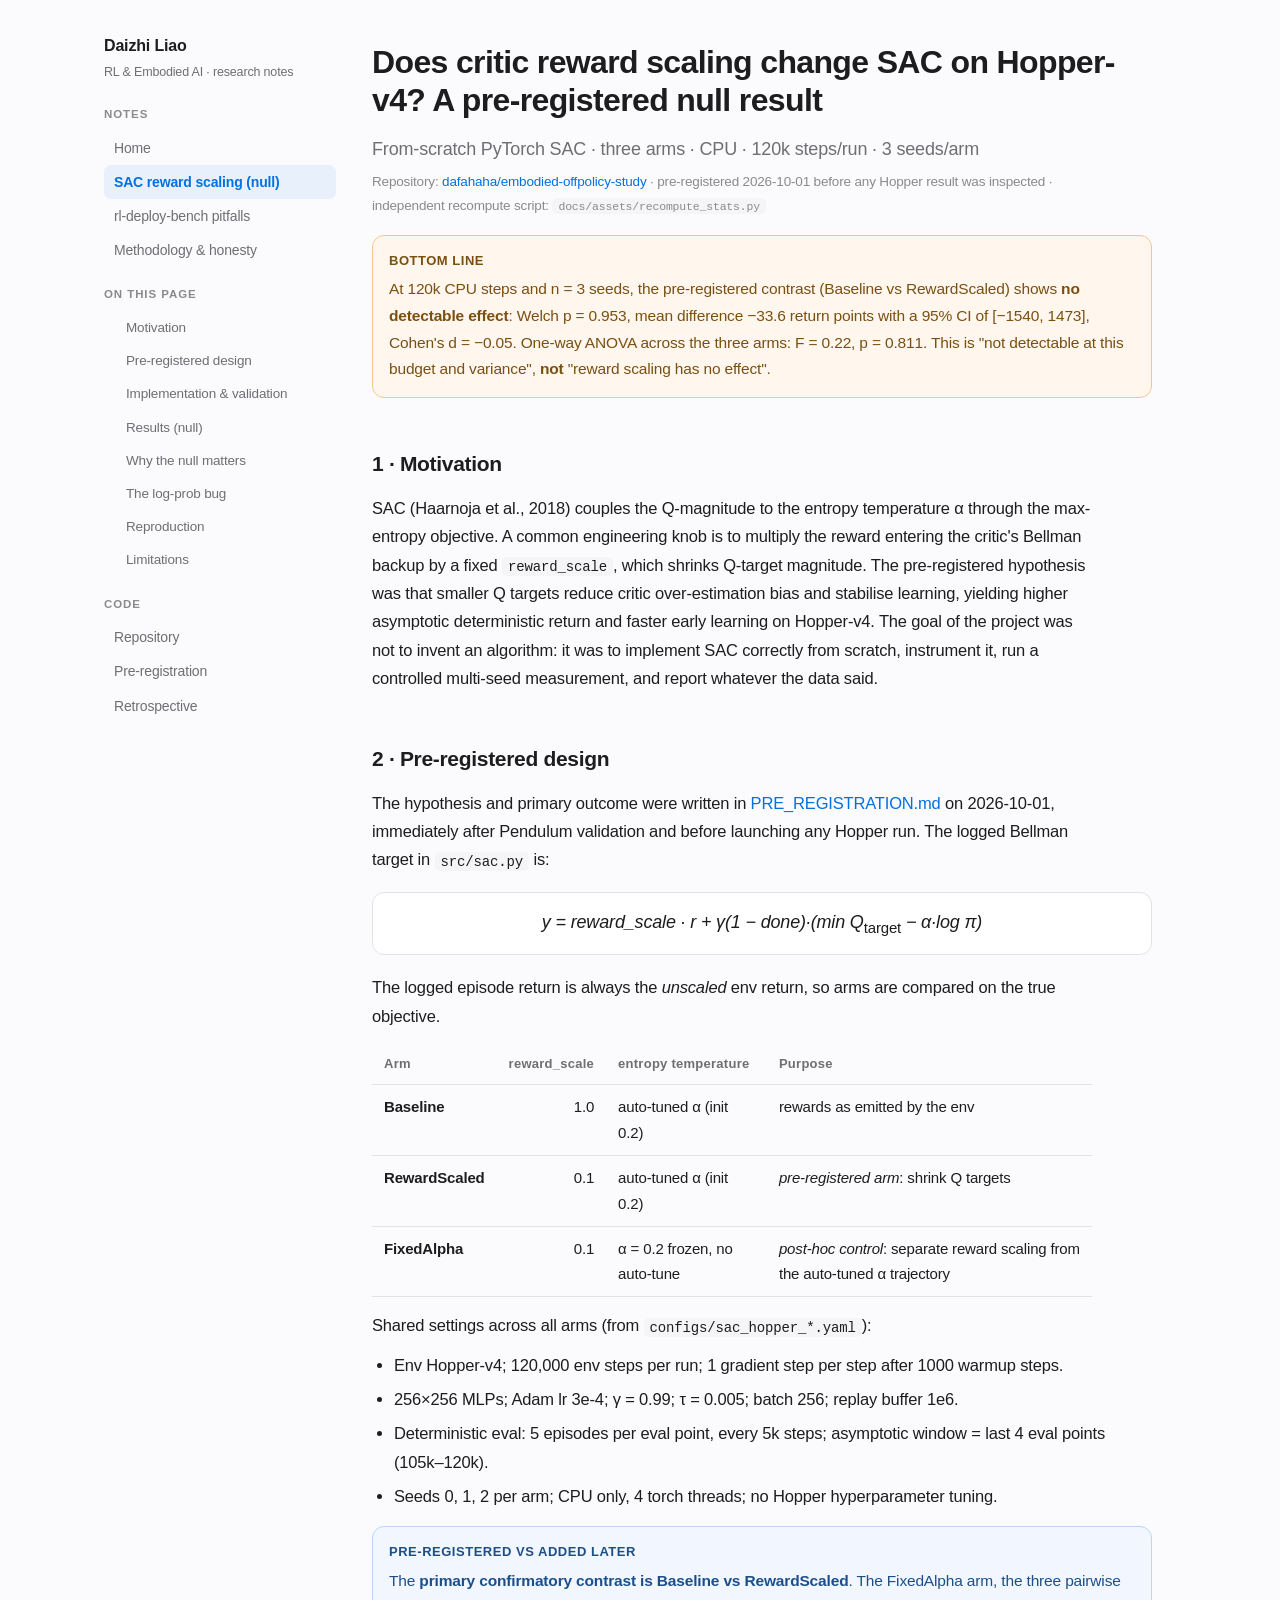
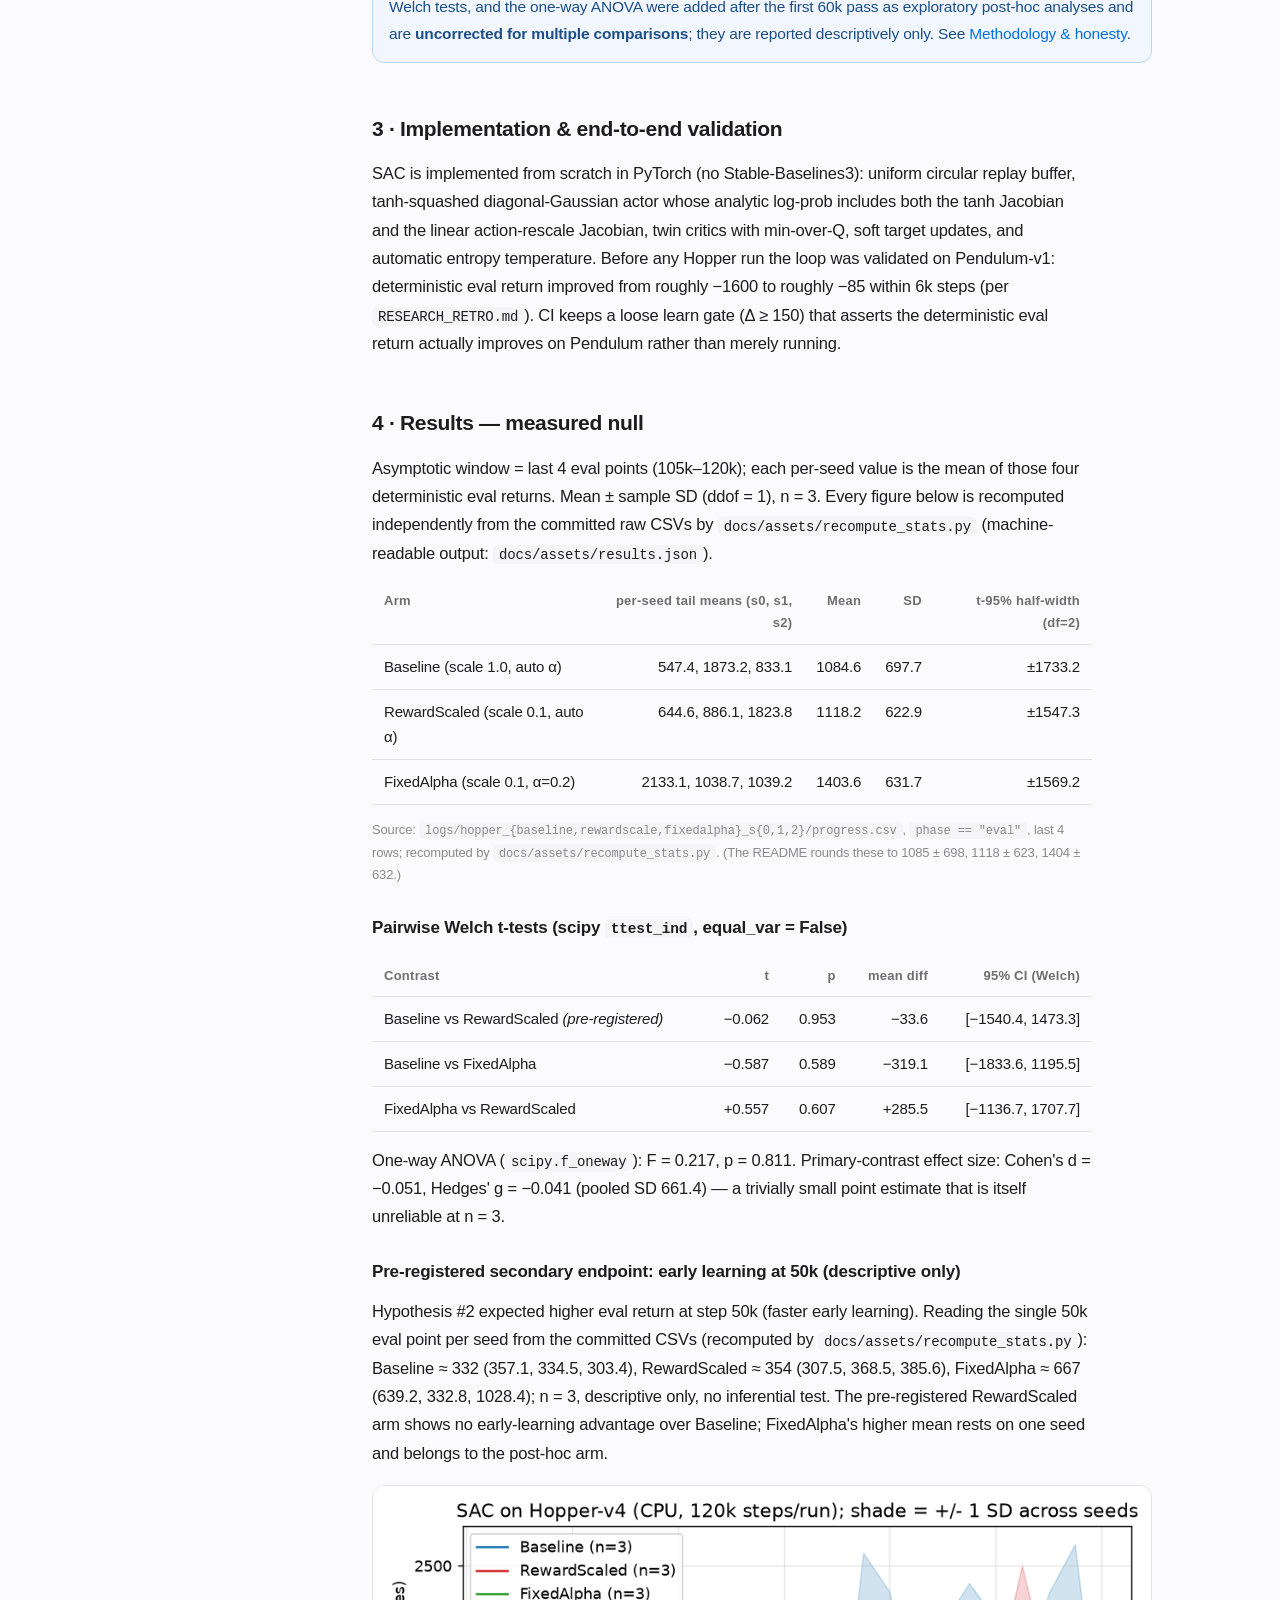
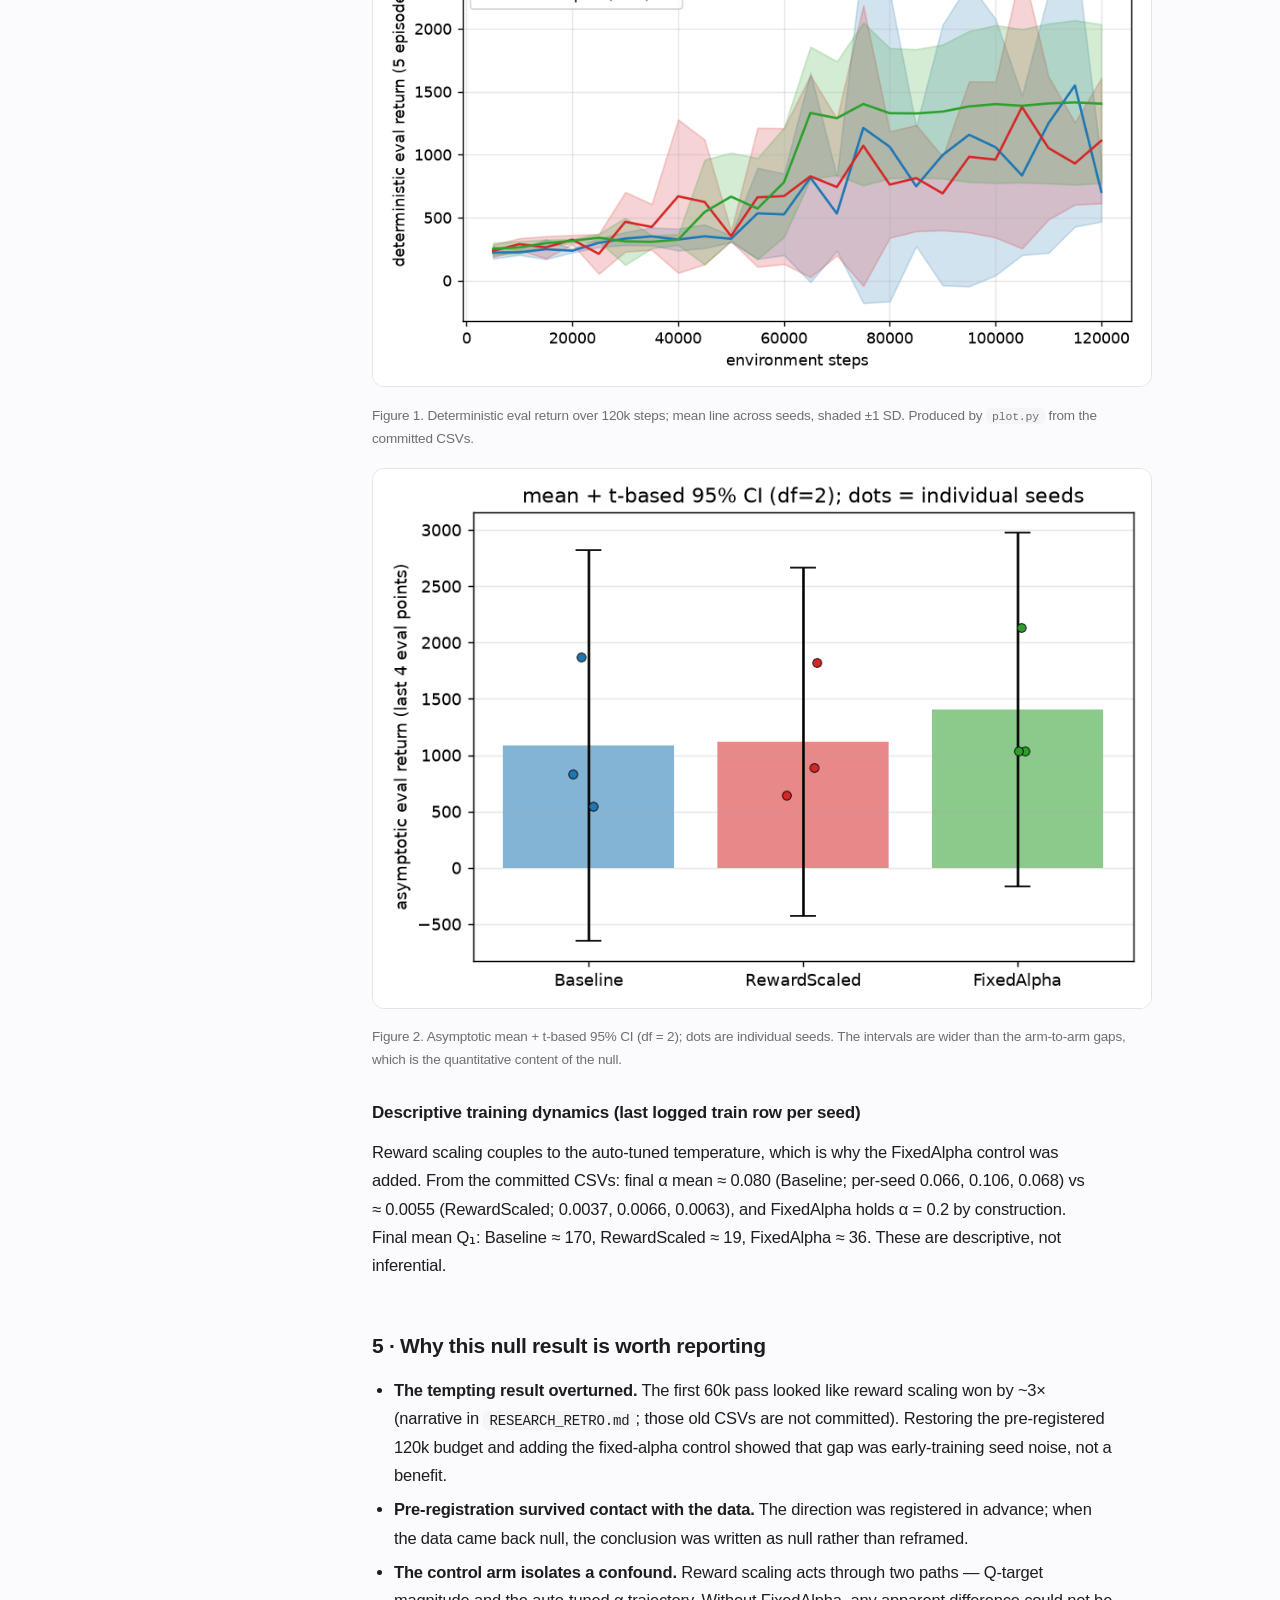
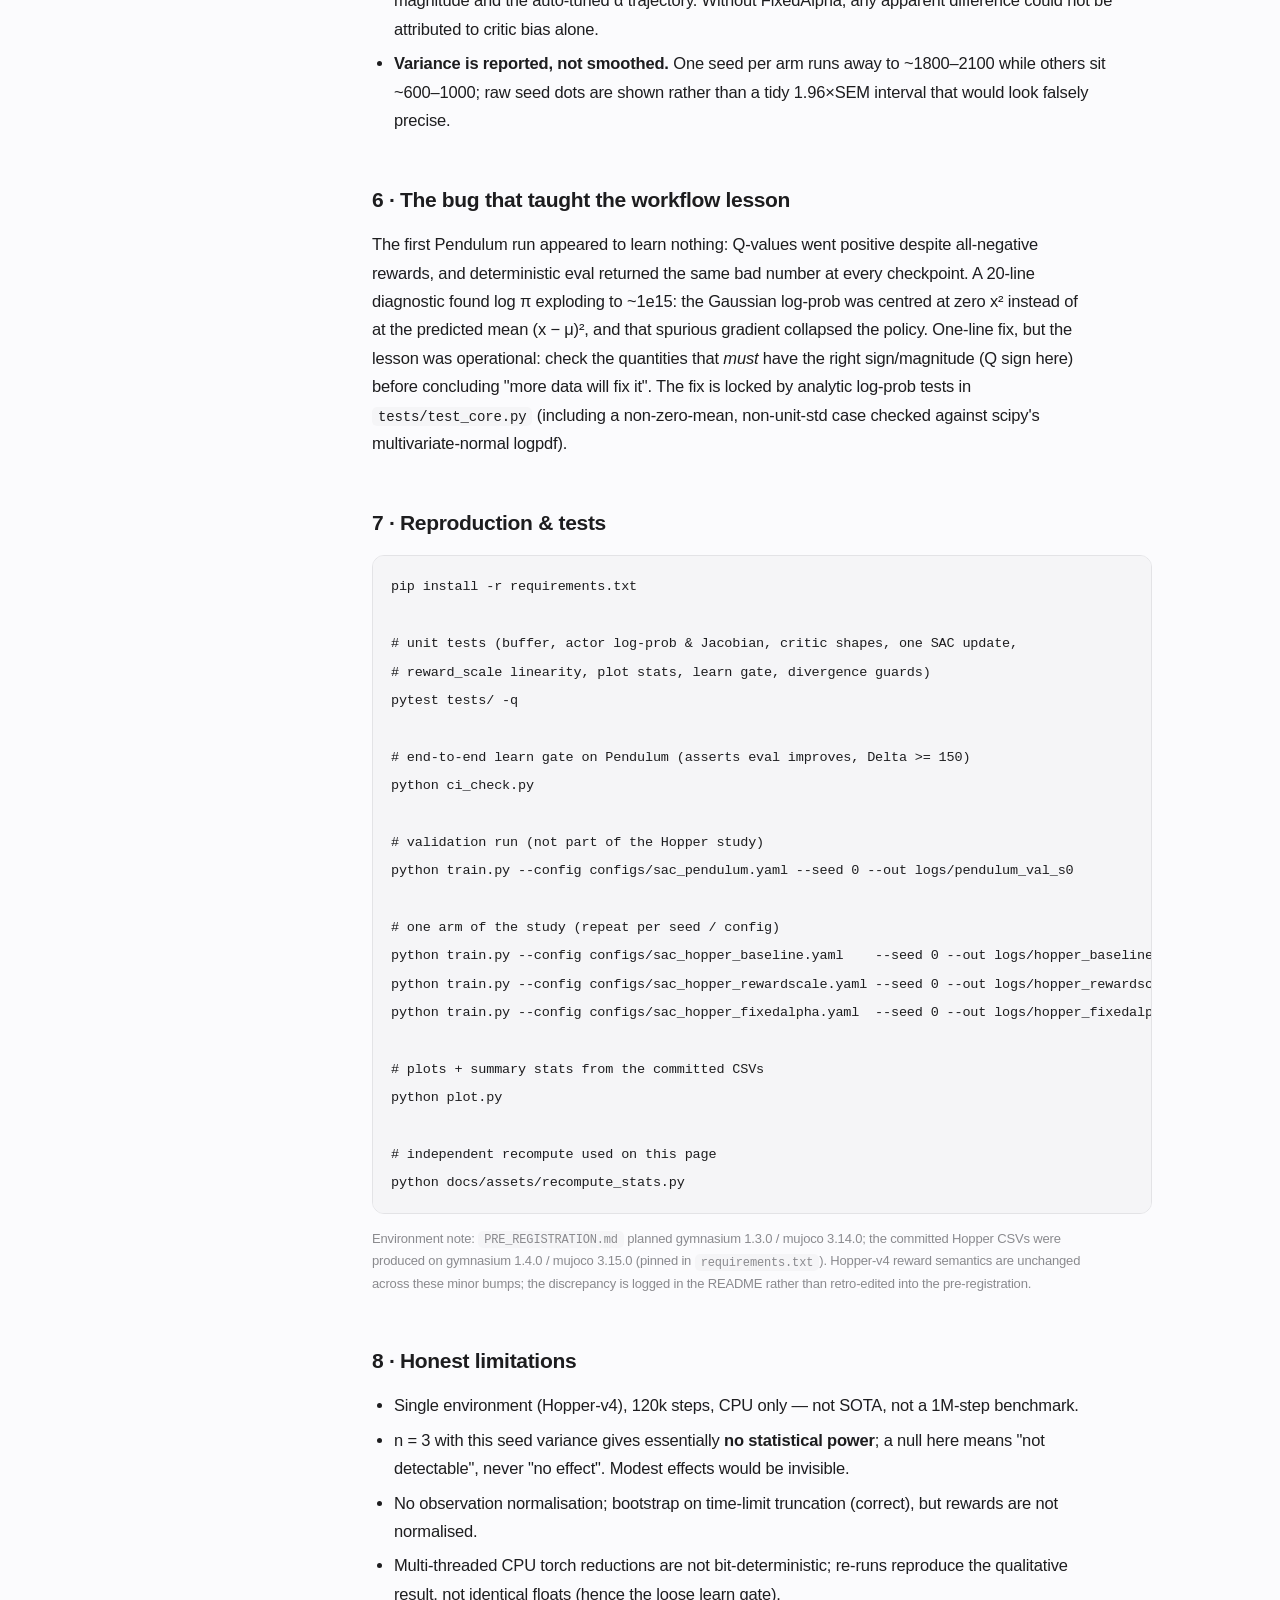
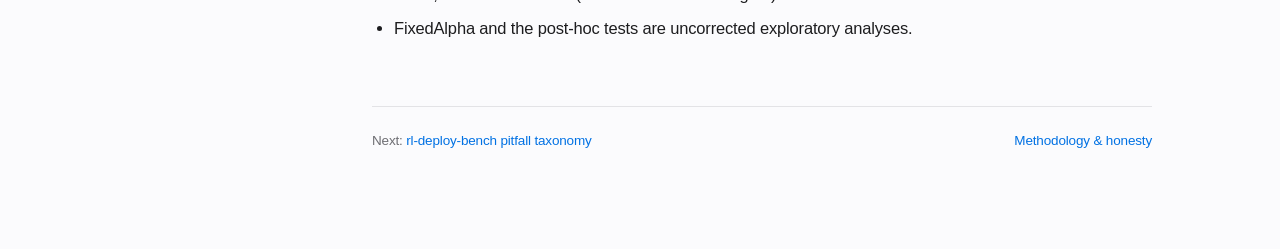
<file: docs/sac-reward-scaling.html>
<!DOCTYPE html>
<html lang="en">
<head>
<meta charset="utf-8">
<meta name="viewport" content="width=device-width, initial-scale=1">
<title>SAC reward scaling on Hopper-v4 — a pre-registered null · Daizhi Liao</title>
<meta name="description" content="Pre-registered three-arm SAC study (Baseline / RewardScaled / FixedAlpha) on Hopper-v4, CPU, 120k steps, 3 seeds; measured null result with exact Welch p-values, effect size and CIs from the committed CSVs.">
<link rel="stylesheet" href="assets/style.css">
</head>
<body>
<div class="layout">

<aside class="sidebar">
  <a class="brand" href="index.html">Daizhi Liao<small>RL &amp; Embodied AI · research notes</small></a>
  <nav>
    <div class="group">Notes</div>
    <a href="index.html">Home</a>
    <a href="sac-reward-scaling.html" class="active">SAC reward scaling (null)</a>
    <a href="deploy-bench.html">rl-deploy-bench pitfalls</a>
    <a href="methodology.html">Methodology &amp; honesty</a>
    <div class="group">On this page</div>
    <a href="#motivation" class="sub">Motivation</a>
    <a href="#design" class="sub">Pre-registered design</a>
    <a href="#implementation" class="sub">Implementation &amp; validation</a>
    <a href="#results" class="sub">Results (null)</a>
    <a href="#interpretation" class="sub">Why the null matters</a>
    <a href="#bug" class="sub">The log-prob bug</a>
    <a href="#repro" class="sub">Reproduction</a>
    <a href="#limits" class="sub">Limitations</a>
    <div class="group">Code</div>
    <a href="https://github.com/dafahaha/embodied-offpolicy-study" target="_blank" rel="noopener">Repository</a>
    <a href="https://github.com/dafahaha/embodied-offpolicy-study/blob/main/PRE_REGISTRATION.md" target="_blank" rel="noopener">Pre-registration</a>
    <a href="https://github.com/dafahaha/embodied-offpolicy-study/blob/main/RESEARCH_RETRO.md" target="_blank" rel="noopener">Retrospective</a>
  </nav>
</aside>

<main class="content">

<header>
  <h1>Does critic reward scaling change SAC on Hopper-v4? A pre-registered null result</h1>
  <p class="subtitle">From-scratch PyTorch SAC · three arms · CPU · 120k steps/run · 3 seeds/arm</p>
  <p class="meta">Repository: <a href="https://github.com/dafahaha/embodied-offpolicy-study" target="_blank" rel="noopener">dafahaha/embodied-offpolicy-study</a> · pre-registered 2026-10-01 before any Hopper result was inspected · independent recompute script: <code>docs/assets/recompute_stats.py</code></p>
</header>

<div class="callout warn">
  <span class="tag">Bottom line</span>
  At 120k CPU steps and n = 3 seeds, the pre-registered contrast (Baseline vs RewardScaled) shows
  <strong>no detectable effect</strong>: Welch p = 0.953, mean difference −33.6 return points with a
  95% CI of [−1540, 1473], Cohen's d = −0.05. One-way ANOVA across the three arms: F = 0.22,
  p = 0.811. This is "not detectable at this budget and variance", <strong>not</strong> "reward
  scaling has no effect".
</div>

<h2 id="motivation" class="toc-anchor">1 · Motivation</h2>
<p>
  SAC (Haarnoja et al., 2018) couples the Q-magnitude to the entropy temperature α through
  the max-entropy objective. A common engineering knob is to multiply the reward entering the
  critic's Bellman backup by a fixed <code>reward_scale</code>, which shrinks Q-target magnitude.
  The pre-registered hypothesis was that smaller Q targets reduce critic over-estimation bias and
  stabilise learning, yielding higher asymptotic deterministic return and faster early learning on
  Hopper-v4. The goal of the project was not to invent an algorithm: it was to implement SAC
  correctly from scratch, instrument it, run a controlled multi-seed measurement, and report
  whatever the data said.
</p>

<h2 id="design" class="toc-anchor">2 · Pre-registered design</h2>
<p>
  The hypothesis and primary outcome were written in
  <a href="https://github.com/dafahaha/embodied-offpolicy-study/blob/main/PRE_REGISTRATION.md" target="_blank" rel="noopener">PRE_REGISTRATION.md</a>
  on 2026-10-01, immediately after Pendulum validation and before launching any Hopper run. The
  logged Bellman target in <code>src/sac.py</code> is:
</p>
<div class="eq">y = reward_scale · r + γ(1 − done)·(min Q<sub>target</sub> − α·log π)</div>
<p>The logged episode return is always the <em>unscaled</em> env return, so arms are compared on the true objective.</p>

<table>
  <thead><tr><th>Arm</th><th class="num">reward_scale</th><th>entropy temperature</th><th>Purpose</th></tr></thead>
  <tbody>
    <tr><td><strong>Baseline</strong></td><td class="num">1.0</td><td>auto-tuned α (init 0.2)</td><td>rewards as emitted by the env</td></tr>
    <tr><td><strong>RewardScaled</strong></td><td class="num">0.1</td><td>auto-tuned α (init 0.2)</td><td><em>pre-registered arm</em>: shrink Q targets</td></tr>
    <tr><td><strong>FixedAlpha</strong></td><td class="num">0.1</td><td>α = 0.2 frozen, no auto-tune</td><td><em>post-hoc control</em>: separate reward scaling from the auto-tuned α trajectory</td></tr>
  </tbody>
</table>

<p>Shared settings across all arms (from <code>configs/sac_hopper_*.yaml</code>):</p>
<ul>
  <li>Env Hopper-v4; 120,000 env steps per run; 1 gradient step per step after 1000 warmup steps.</li>
  <li>256×256 MLPs; Adam lr 3e-4; γ = 0.99; τ = 0.005; batch 256; replay buffer 1e6.</li>
  <li>Deterministic eval: 5 episodes per eval point, every 5k steps; asymptotic window = last 4 eval points (105k–120k).</li>
  <li>Seeds 0, 1, 2 per arm; CPU only, 4 torch threads; no Hopper hyperparameter tuning.</li>
</ul>

<div class="callout note">
  <span class="tag">Pre-registered vs added later</span>
  The <strong>primary confirmatory contrast is Baseline vs RewardScaled</strong>. The FixedAlpha arm,
  the three pairwise Welch tests, and the one-way ANOVA were added after the first 60k pass as
  exploratory post-hoc analyses and are <strong>uncorrected for multiple comparisons</strong>;
  they are reported descriptively only. See <a href="methodology.html">Methodology &amp; honesty</a>.
</div>

<h2 id="implementation" class="toc-anchor">3 · Implementation &amp; end-to-end validation</h2>
<p>
  SAC is implemented from scratch in PyTorch (no Stable-Baselines3): uniform circular replay buffer,
  tanh-squashed diagonal-Gaussian actor whose analytic log-prob includes both the tanh Jacobian and
  the linear action-rescale Jacobian, twin critics with min-over-Q, soft target updates, and
  automatic entropy temperature. Before any Hopper run the loop was validated on Pendulum-v1:
  deterministic eval return improved from roughly −1600 to roughly −85 within 6k steps
  (per <code>RESEARCH_RETRO.md</code>). CI keeps a loose learn gate (Δ ≥ 150) that asserts the
  deterministic eval return actually improves on Pendulum rather than merely running.
</p>

<h2 id="results" class="toc-anchor">4 · Results — measured null</h2>
<p>
  Asymptotic window = last 4 eval points (105k–120k); each per-seed value is the mean of those four
  deterministic eval returns. Mean ± sample SD (ddof = 1), n = 3. Every figure below is recomputed
  independently from the committed raw CSVs by <code>docs/assets/recompute_stats.py</code>
  (machine-readable output: <code>docs/assets/results.json</code>).
</p>

<table>
  <thead><tr><th>Arm</th><th class="num">per-seed tail means (s0, s1, s2)</th><th class="num">Mean</th><th class="num">SD</th><th class="num">t-95% half-width (df=2)</th></tr></thead>
  <tbody>
    <tr><td>Baseline (scale 1.0, auto α)</td><td class="num">547.4, 1873.2, 833.1</td><td class="num">1084.6</td><td class="num">697.7</td><td class="num">±1733.2</td></tr>
    <tr><td>RewardScaled (scale 0.1, auto α)</td><td class="num">644.6, 886.1, 1823.8</td><td class="num">1118.2</td><td class="num">622.9</td><td class="num">±1547.3</td></tr>
    <tr><td>FixedAlpha (scale 0.1, α=0.2)</td><td class="num">2133.1, 1038.7, 1039.2</td><td class="num">1403.6</td><td class="num">631.7</td><td class="num">±1569.2</td></tr>
  </tbody>
</table>

<p class="src">Source: <code>logs/hopper_{baseline,rewardscale,fixedalpha}_s{0,1,2}/progress.csv</code>,
<code>phase == "eval"</code>, last 4 rows; recomputed by <code>docs/assets/recompute_stats.py</code>.
(The README rounds these to 1085 ± 698, 1118 ± 623, 1404 ± 632.)</p>

<h3>Pairwise Welch t-tests (scipy <code>ttest_ind</code>, equal_var = False)</h3>
<table>
  <thead><tr><th>Contrast</th><th class="num">t</th><th class="num">p</th><th class="num">mean diff</th><th class="num">95% CI (Welch)</th></tr></thead>
  <tbody>
    <tr><td>Baseline vs RewardScaled <em>(pre-registered)</em></td><td class="num">−0.062</td><td class="num">0.953</td><td class="num">−33.6</td><td class="num">[−1540.4, 1473.3]</td></tr>
    <tr><td>Baseline vs FixedAlpha</td><td class="num">−0.587</td><td class="num">0.589</td><td class="num">−319.1</td><td class="num">[−1833.6, 1195.5]</td></tr>
    <tr><td>FixedAlpha vs RewardScaled</td><td class="num">+0.557</td><td class="num">0.607</td><td class="num">+285.5</td><td class="num">[−1136.7, 1707.7]</td></tr>
  </tbody>
</table>
<p>One-way ANOVA (<code>scipy.f_oneway</code>): F = 0.217, p = 0.811. Primary-contrast effect size:
Cohen's d = −0.051, Hedges' g = −0.041 (pooled SD 661.4) — a trivially small point estimate that
is itself unreliable at n = 3.</p>

<h3>Pre-registered secondary endpoint: early learning at 50k (descriptive only)</h3>
<p>
Hypothesis #2 expected higher eval return at step 50k (faster early learning). Reading the single
50k eval point per seed from the committed CSVs (recomputed by <code>docs/assets/recompute_stats.py</code>):
Baseline ≈ 332 (357.1, 334.5, 303.4), RewardScaled ≈ 354 (307.5, 368.5, 385.6), FixedAlpha ≈ 667
(639.2, 332.8, 1028.4); n = 3, descriptive only, no inferential test. The pre-registered RewardScaled
arm shows no early-learning advantage over Baseline; FixedAlpha's higher mean rests on one seed and
belongs to the post-hoc arm.
</p>

<figure>
  <img src="assets/learning_curve.png" alt="SAC learning curves on Hopper-v4; shade is +/- 1 SD across seeds">
  <figcaption>Figure 1. Deterministic eval return over 120k steps; mean line across seeds, shaded ±1 SD.
  Produced by <code>plot.py</code> from the committed CSVs.</figcaption>
</figure>

<figure>
  <img src="assets/asymptotic.png" alt="Asymptotic eval return: mean plus t-based 95% CI, dots are individual seeds">
  <figcaption>Figure 2. Asymptotic mean + t-based 95% CI (df = 2); dots are individual seeds. The
  intervals are wider than the arm-to-arm gaps, which is the quantitative content of the null.</figcaption>
</figure>

<h3>Descriptive training dynamics (last logged train row per seed)</h3>
<p>
  Reward scaling couples to the auto-tuned temperature, which is why the FixedAlpha control was
  added. From the committed CSVs: final α mean ≈ 0.080 (Baseline; per-seed 0.066, 0.106,
  0.068) vs ≈ 0.0055 (RewardScaled; 0.0037, 0.0066, 0.0063), and FixedAlpha holds α = 0.2 by
  construction. Final mean Q₁: Baseline ≈ 170, RewardScaled ≈ 19, FixedAlpha ≈ 36. These are
  descriptive, not inferential.
</p>

<h2 id="interpretation" class="toc-anchor">5 · Why this null result is worth reporting</h2>
<ul>
  <li><strong>The tempting result overturned.</strong> The first 60k pass looked like reward scaling won by ~3× (narrative in <code>RESEARCH_RETRO.md</code>; those old CSVs are not committed). Restoring the pre-registered 120k budget and adding the fixed-alpha control showed that gap was early-training seed noise, not a benefit.</li>
  <li><strong>Pre-registration survived contact with the data.</strong> The direction was registered in advance; when the data came back null, the conclusion was written as null rather than reframed.</li>
  <li><strong>The control arm isolates a confound.</strong> Reward scaling acts through two paths — Q-target magnitude and the auto-tuned α trajectory. Without FixedAlpha, any apparent difference could not be attributed to critic bias alone.</li>
  <li><strong>Variance is reported, not smoothed.</strong> One seed per arm runs away to ~1800–2100 while others sit ~600–1000; raw seed dots are shown rather than a tidy 1.96×SEM interval that would look falsely precise.</li>
</ul>

<h2 id="bug" class="toc-anchor">6 · The bug that taught the workflow lesson</h2>
<p>
  The first Pendulum run appeared to learn nothing: Q-values went positive despite all-negative
  rewards, and deterministic eval returned the same bad number at every checkpoint. A 20-line
  diagnostic found log π exploding to ~1e15: the Gaussian log-prob was centred at zero
  x² instead of at the predicted mean (x − μ)², and that spurious gradient collapsed the
  policy. One-line fix, but the lesson was operational: check the quantities that <em>must</em>
  have the right sign/magnitude (Q sign here) before concluding "more data will fix it". The fix is
  locked by analytic log-prob tests in <code>tests/test_core.py</code> (including a non-zero-mean,
  non-unit-std case checked against scipy's multivariate-normal logpdf).
</p>

<h2 id="repro" class="toc-anchor">7 · Reproduction &amp; tests</h2>
<pre><code>pip install -r requirements.txt

# unit tests (buffer, actor log-prob &amp; Jacobian, critic shapes, one SAC update,
# reward_scale linearity, plot stats, learn gate, divergence guards)
pytest tests/ -q

# end-to-end learn gate on Pendulum (asserts eval improves, Delta &gt;= 150)
python ci_check.py

# validation run (not part of the Hopper study)
python train.py --config configs/sac_pendulum.yaml --seed 0 --out logs/pendulum_val_s0

# one arm of the study (repeat per seed / config)
python train.py --config configs/sac_hopper_baseline.yaml    --seed 0 --out logs/hopper_baseline_s0
python train.py --config configs/sac_hopper_rewardscale.yaml --seed 0 --out logs/hopper_rewardscale_s0
python train.py --config configs/sac_hopper_fixedalpha.yaml  --seed 0 --out logs/hopper_fixedalpha_s0

# plots + summary stats from the committed CSVs
python plot.py

# independent recompute used on this page
python docs/assets/recompute_stats.py</code></pre>
<p class="src">
  Environment note: <code>PRE_REGISTRATION.md</code> planned gymnasium 1.3.0 / mujoco 3.14.0; the
  committed Hopper CSVs were produced on gymnasium 1.4.0 / mujoco 3.15.0 (pinned in
  <code>requirements.txt</code>). Hopper-v4 reward semantics are unchanged across these minor bumps;
  the discrepancy is logged in the README rather than retro-edited into the pre-registration.
</p>

<h2 id="limits" class="toc-anchor">8 · Honest limitations</h2>
<ul>
  <li>Single environment (Hopper-v4), 120k steps, CPU only — not SOTA, not a 1M-step benchmark.</li>
  <li>n = 3 with this seed variance gives essentially <strong>no statistical power</strong>; a null here means "not detectable", never "no effect". Modest effects would be invisible.</li>
  <li>No observation normalisation; bootstrap on time-limit truncation (correct), but rewards are not normalised.</li>
  <li>Multi-threaded CPU torch reductions are not bit-deterministic; re-runs reproduce the qualitative result, not identical floats (hence the loose learn gate).</li>
  <li>FixedAlpha and the post-hoc tests are uncorrected exploratory analyses.</li>
</ul>

<footer>
  <span>Next: <a href="deploy-bench.html">rl-deploy-bench pitfall taxonomy</a></span>
  <span><a href="methodology.html">Methodology &amp; honesty</a></span>
</footer>

</main>
</div>
</body>
</html>
</file>
<file: docs/assets/style.css>
/* Academic notes site — light, clean, no dark theme, no emoji styling. */
:root{
  --ink:#1d1d1f;
  --sub:#6e6e73;
  --faint:#8a8a8e;
  --bg:#fbfbfd;
  --card:#ffffff;
  --code-bg:#f5f5f7;
  --line:#e3e3e6;
  --accent:#0071e3;
  --accent-soft:rgba(0,113,227,.08);
  --warn-bg:#fff7ed;
  --warn-line:#f0c98a;
  --warn-ink:#7a4f12;
  --note-bg:#f2f7ff;
  --note-line:#b9d6f5;
  --note-ink:#1c4e89;
  --ok-bg:#f2faf4;
  --ok-line:#bfe3c8;
  --ok-ink:#1d7d34;
  --mono:"SF Mono",Menlo,Consolas,"Liberation Mono",monospace;
}
*{box-sizing:border-box;margin:0;padding:0;}
html{scroll-behavior:smooth;-webkit-text-size-adjust:100%;}
body{
  background:var(--bg);color:var(--ink);
  font-family:-apple-system,BlinkMacSystemFont,"SF Pro Text","SF Pro Display",
    "Segoe UI",Roboto,"Helvetica Neue",Arial,"PingFang SC","Microsoft YaHei",sans-serif;
  line-height:1.72;font-size:16.5px;letter-spacing:-0.01em;
  -webkit-font-smoothing:antialiased;-moz-osx-font-smoothing:grayscale;
}
a{color:var(--accent);text-decoration:none;}
a:hover{text-decoration:underline;}

/* ---------- layout ---------- */
.layout{display:flex;max-width:1120px;margin:0 auto;gap:36px;padding:0 24px;}
.sidebar{
  width:232px;flex:0 0 232px;position:sticky;top:0;height:100vh;
  overflow-y:auto;padding:32px 0 48px;
}
.content{flex:1 1 auto;max-width:780px;padding:36px 0 96px;min-width:0;}
.sidebar .brand{font-weight:700;font-size:16px;color:var(--ink);display:block;margin-bottom:4px;}
.sidebar .brand small{display:block;font-weight:500;font-size:12.5px;color:var(--sub);margin-top:2px;}
.sidebar nav{margin-top:22px;}
.sidebar nav .group{font-size:11.5px;font-weight:600;letter-spacing:.08em;text-transform:uppercase;color:var(--faint);margin:18px 0 6px;}
.sidebar nav a{display:block;color:var(--sub);font-size:14px;padding:5px 10px;border-radius:7px;}
.sidebar nav a:hover{background:var(--code-bg);text-decoration:none;color:var(--ink);}
.sidebar nav a.active{color:var(--accent);background:var(--accent-soft);font-weight:600;}
.sidebar nav a.sub{padding-left:22px;font-size:13.5px;}

/* ---------- typography ---------- */
h1{font-size:32px;line-height:1.18;font-weight:700;letter-spacing:-0.02em;margin:8px 0 14px;}
h2{font-size:21px;font-weight:700;letter-spacing:-0.015em;margin:40px 0 12px;padding-top:8px;}
h3{font-size:17px;font-weight:650;margin:26px 0 8px;}
p{margin:11px 0;max-width:720px;}
ul,ol{margin:10px 0 10px 22px;max-width:720px;}
li{margin:6px 0;}
strong{font-weight:650;}
.subtitle{font-size:18px;color:var(--sub);margin:6px 0;}
.meta{font-size:13.5px;color:var(--faint);margin:6px 0 18px;}
.lead{font-size:17.5px;color:#3a3a3c;max-width:680px;}

/* ---------- components ---------- */
.card{background:var(--card);border:1px solid var(--line);border-radius:14px;padding:20px 22px;margin:16px 0;}
.grid2{display:grid;grid-template-columns:1fr 1fr;gap:14px;}
@media(max-width:900px){.grid2{grid-template-columns:1fr;}}
.callout{border-radius:12px;padding:14px 16px;margin:16px 0;font-size:15.5px;border:1px solid;}
.callout.note{background:var(--note-bg);border-color:var(--note-line);color:var(--note-ink);}
.callout.warn{background:var(--warn-bg);border-color:var(--warn-line);color:var(--warn-ink);}
.callout.ok{background:var(--ok-bg);border-color:var(--ok-line);color:var(--ok-ink);}
.callout .tag{font-weight:700;display:block;margin-bottom:4px;font-size:13px;letter-spacing:.04em;text-transform:uppercase;}
table{border-collapse:collapse;width:100%;max-width:720px;margin:14px 0;font-size:15px;}
th,td{text-align:left;padding:9px 12px;border-bottom:1px solid var(--line);vertical-align:top;}
th{font-weight:600;color:var(--sub);font-size:13px;letter-spacing:.02em;}
td.num,th.num{text-align:right;font-variant-numeric:tabular-nums;}
code{font-family:var(--mono);font-size:.85em;background:var(--code-bg);padding:1.5px 6px;border-radius:5px;}
pre{background:var(--code-bg);border:1px solid var(--line);border-radius:12px;padding:16px 18px;overflow-x:auto;margin:14px 0;}
pre code{background:none;padding:0;font-size:13.5px;line-height:1.6;}
figure{margin:18px 0;}
figure img{max-width:100%;border:1px solid var(--line);border-radius:12px;background:#fff;}
figcaption{font-size:13.5px;color:var(--sub);margin-top:8px;}
.chips{display:flex;flex-wrap:wrap;gap:8px;margin:12px 0;}
.chip{font-size:12.5px;color:var(--sub);background:var(--code-bg);border-radius:7px;padding:3px 10px;}
.pill{display:inline-block;font-size:12.5px;font-weight:600;border-radius:999px;padding:2px 11px;}
.pill.null{background:rgba(122,79,18,.12);color:var(--warn-ink);}
.pill.tool{background:var(--accent-soft);color:var(--accent);}
.pill.explore{background:rgba(110,110,115,.12);color:var(--sub);}
.toc-anchor{scroll-margin-top:24px;}
.src{font-size:13px;color:var(--faint);}
.src code{font-size:12px;}
.eq{
  text-align:center;font-style:italic;font-size:18px;
  margin:18px 0;padding:14px 18px;background:var(--card);
  border:1px solid var(--line);border-radius:12px;overflow-x:auto;white-space:nowrap;
}
.eq sub{font-style:normal;}
footer{margin-top:64px;padding-top:22px;border-top:1px solid var(--line);font-size:13.5px;color:var(--sub);display:flex;flex-wrap:wrap;gap:12px;justify-content:space-between;}

/* ---------- pitfall taxonomy cards ---------- */
.pitfall{background:var(--card);border:1px solid var(--line);border-radius:14px;padding:18px 20px;margin:14px 0;}
.pitfall h3{margin-top:0;}
.pitfall .row{display:grid;grid-template-columns:130px 1fr;gap:8px 16px;font-size:15px;margin:8px 0;}
.pitfall .row b{color:var(--sub);font-weight:600;font-size:13.5px;padding-top:2px;}
@media(max-width:700px){.pitfall .row{grid-template-columns:1fr;gap:2px;}}

/* ---------- mobile ---------- */
@media(max-width:860px){
  .layout{flex-direction:column;gap:0;padding:0 18px;}
  .sidebar{position:static;width:auto;flex:none;height:auto;border-bottom:1px solid var(--line);padding:18px 0;}
  .sidebar nav{display:flex;flex-wrap:wrap;gap:4px;}
  .sidebar nav .group{width:100%;margin:10px 0 2px;}
  .sidebar nav a{padding:5px 10px;}
  h1{font-size:27px;}
}
</file>
